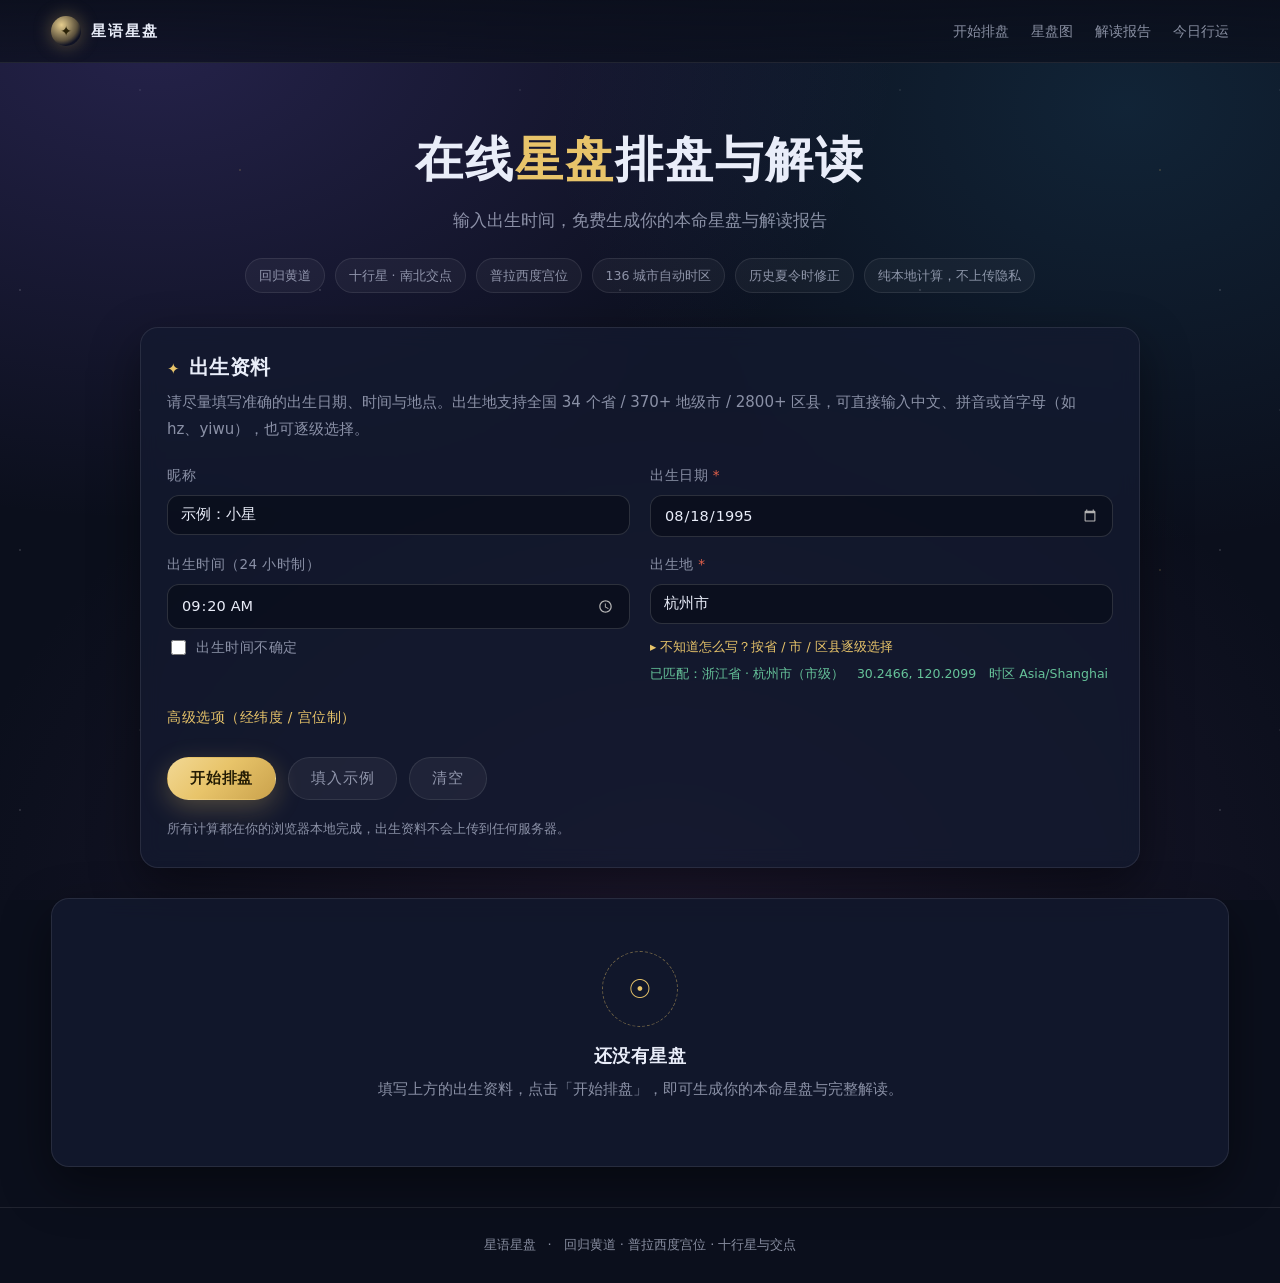
<file: astro-tool/index.html>
<!DOCTYPE html>
<html lang="zh-CN">
<head>
<meta charset="utf-8">
<meta name="viewport" content="width=device-width, initial-scale=1">
<title>星语星盘 · 在线本命盘排盘与解读</title>
<meta name="description" content="免费在线星盘排盘：输入出生时间与地点，自动计算太阳、月亮、上升、十大行星、十二宫位、相位与格局，并生成中文解读报告。">
<meta name="theme-color" content="#0b0f1c">
<link rel="stylesheet" href="styles.css">
</head>
<body>
<div class="starfield" aria-hidden="true"></div>

<header class="site-header">
  <div class="wrap header-inner">
    <a class="logo" href="#top">
      <span class="logo-mark">✦</span>
      <span class="logo-text" data-brand>星语星盘</span>
    </a>
    <nav class="nav">
      <a href="#chartForm">开始排盘</a>
      <a href="#wheelCard">星盘图</a>
      <a href="#readingCard">解读报告</a>
      <a href="#transitCard">今日行运</a>
    </nav>
  </div>
</header>

<main id="top">
  <section class="hero wrap">
    <h1 class="hero-title">在线<span class="gold">星盘</span>排盘与解读</h1>
    <p class="hero-sub" data-slogan>输入出生时间，免费生成你的本命星盘与解读报告</p>
    <div class="badges">
      <span class="badge">回归黄道</span>
      <span class="badge">十行星 · 南北交点</span>
      <span class="badge">普拉西度宫位</span>
      <span class="badge">136 城市自动时区</span>
      <span class="badge">历史夏令时修正</span>
      <span class="badge">纯本地计算，不上传隐私</span>
    </div>
  </section>

  <section class="wrap">
    <form id="chartForm" class="card form-card" autocomplete="off">
      <div class="form-head">
        <h2>出生资料</h2>
        <p class="dim">请尽量填写准确的出生日期、时间与地点。出生地支持全国 34 个省 / 370+ 地级市 / 2800+ 区县，可直接输入中文、拼音或首字母（如 hz、yiwu），也可逐级选择。</p>
      </div>

      <div class="form-grid">
        <div class="field">
          <label for="name">昵称</label>
          <input type="text" id="name" placeholder="例如：小星" maxlength="20">
        </div>
        <div class="field">
          <label for="date">出生日期 <span class="req">*</span></label>
          <input type="date" id="date" min="1800-01-01" max="2100-12-31" required>
        </div>
        <div class="field">
          <label for="time">出生时间（24 小时制）</label>
          <input type="time" id="time" step="60">
          <label class="checkbox"><input type="checkbox" id="unknownTime"> 出生时间不确定</label>
        </div>
        <div class="field">
          <label for="city">出生地 <span class="req">*</span></label>
          <div class="combo">
            <input type="text" id="city" autocomplete="off" spellcheck="false"
                   placeholder="输入省 / 市 / 区县或拼音，如：杭州、潮州、朝阳区、hz、yiwu">
            <div class="suggest hidden" id="citySuggest" role="listbox"></div>
          </div>
          <button type="button" class="link-toggle" id="pickerToggle">▸ 不知道怎么写？按省 / 市 / 区县逐级选择</button>
          <div class="picker hidden" id="cityPicker">
            <select id="provSelect" aria-label="省份"></select>
            <select id="citySelect" aria-label="城市" disabled></select>
            <select id="distSelect" aria-label="区县" disabled></select>
          </div>
          <div class="hint" id="cityHint"></div>
        </div>
      </div>

      <button type="button" class="advanced-toggle" id="advancedToggle">高级选项（经纬度 / 宫位制）</button>
      <div class="advanced" id="advanced">
        <div class="field">
          <label for="zone">时区</label>
          <select id="zone"></select>
        </div>
        <div class="field">
          <label for="lat">纬度（北纬为正）</label>
          <input type="number" id="lat" step="0.0001" placeholder="39.9042">
        </div>
        <div class="field">
          <label for="lon">经度（东经为正）</label>
          <input type="number" id="lon" step="0.0001" placeholder="116.4074">
        </div>
        <div class="field">
          <label for="houseSystem">宫位制</label>
          <select id="houseSystem"></select>
          <div class="hint" id="houseHint"></div>
        </div>
      </div>

      <div class="form-actions">
        <button type="submit" class="btn btn-gold" id="submitBtn">开始排盘</button>
        <button type="button" class="btn btn-ghost" id="exampleBtn">填入示例</button>
        <button type="button" class="btn btn-ghost" id="resetBtn">清空</button>
      </div>
      <div id="history"></div>
      <p class="privacy dim">所有计算都在你的浏览器本地完成，出生资料不会上传到任何服务器。</p>
    </form>
  </section>

  <section class="wrap" id="placeholder">
    <div class="card placeholder-card">
      <div class="ph-ring"></div>
      <h3>还没有星盘</h3>
      <p class="dim">填写上方的出生资料，点击「开始排盘」，即可生成你的本命星盘与完整解读。</p>
    </div>
  </section>

  <section class="wrap hidden" id="results">
    <div class="result-head card">
      <div class="meta" id="metaLine"></div>
      <div class="result-actions">
        <button class="btn btn-act btn-act-image" id="pngBtn">下载星盘图片</button>
        <button class="btn btn-act btn-act-print" id="printBtn">打印 / 存为 PDF</button>
        <button class="btn btn-act btn-act-copy" id="copyReport">复制完整报告</button>
        <button class="btn btn-act btn-act-share" id="copyShare">复制分享文案</button>
      </div>
    </div>
    <div class="warn hidden" id="unknownWarn">⚠ 你选择了「出生时间不确定」，上升星座与全部宫位仅供参考，建议补充准确出生时间后重新排盘。</div>

    <div class="big-three" id="bigThree"></div>

    <div class="card" id="wheelCard">
      <div class="card-head">
        <h2>本命星盘</h2>
        <p class="dim">外圈为黄道十二宫（按元素着色），内侧为宫位分割与相位线。金色实线为上升、中天、下降、天底四轴。</p>
      </div>
      <div class="wheel-wrap">
        <div class="wheel" id="wheel"></div>
        <div class="wheel-legend">
          <div class="legend-block">
            <h4>相位线</h4>
            <ul class="legend-list">
              <li><span class="line" style="background:#e8c46a"></span>合相 0°</li>
              <li><span class="line" style="background:#57a8c4"></span>三分相 120°</li>
              <li><span class="line" style="background:#66c39a"></span>六分相 60°</li>
              <li><span class="line" style="background:#d8834a"></span>四分相 90°</li>
              <li><span class="line" style="background:#e2604a"></span>对冲 180°</li>
              <li><span class="line" style="background:#a97fd0"></span>十二分相 150°</li>
            </ul>
          </div>
          <div class="legend-block">
            <h4>元素</h4>
            <ul class="legend-list">
              <li><span class="dot" style="background:#c8563f"></span>火象</li>
              <li><span class="dot" style="background:#a5764b"></span>土象</li>
              <li><span class="dot" style="background:#4a86b8"></span>风象</li>
              <li><span class="dot" style="background:#2f7f8a"></span>水象</li>
            </ul>
          </div>
          <div class="legend-block">
            <h4>提示</h4>
            <p class="dim small">行星度数后的 ℞ 表示出生时为逆行。相近行星会自动错开显示，避免重叠。</p>
          </div>
        </div>
      </div>
    </div>

    <div class="card">
      <div class="card-head">
        <h2>行星落点</h2>
        <p class="dim">角度精确到分。庙旺落陷为古典尊贵判断，逆行以 ℞ 标注。</p>
      </div>
      <div class="table-scroll"><table class="data-table" id="planetsTable"></table></div>
      <h3 class="sub-title">四轴点</h3>
      <div class="table-scroll"><table class="data-table" id="anglesTable"></table></div>
    </div>

    <div class="card">
      <div class="card-head">
        <h2>十二宫位</h2>
        <p class="dim">宫头星座与宫主星，以及落在该宫内的行星。</p>
      </div>
      <div class="table-scroll"><table class="data-table" id="housesTable"></table></div>
    </div>

    <div class="card">
      <div class="card-head">
        <h2>相位关系</h2>
        <p class="dim">按紧密程度排序。相位容许度：合相/对冲 8°（日月 10°）、四分/三分 7°、六分 5°、十二分 3°。</p>
      </div>
      <div class="table-scroll"><table class="data-table" id="aspectsTable"></table></div>
      <h3 class="sub-title">相位网格</h3>
      <div class="table-scroll"><div id="aspectGrid"></div></div>
    </div>

    <div class="card">
      <div class="card-head">
        <h2>能量分布与格局</h2>
        <p class="dim">元素、模式与半球分布，以及自动识别的星盘格局。</p>
      </div>
      <div class="balance" id="balanceBars"></div>
      <h3 class="sub-title">星盘格局</h3>
      <ul class="pattern-list" id="patternList"></ul>
    </div>

    <div class="card" id="readingCard">
      <div class="card-head">
        <h2>解读报告</h2>
        <p class="dim">点击标题可展开或收起。内容由星盘数据自动生成，用于自我探索参考。</p>
      </div>
      <div id="reading"></div>
    </div>

    <div class="card" id="transitCard">
      <div class="card-head">
        <h2>行运 · 当前天象</h2>
        <p class="dim">行运星与本命星形成紧密相位（1.5° 以内）时列出，可切换日期查看不同时间点。</p>
      </div>
      <div class="transit-bar">
        <label for="transitDate">选择日期</label>
        <input type="date" id="transitDate">
        <span class="dim">当前行运：<span id="transitDateLabel"></span></span>
      </div>
      <h4 class="sub-title">今日行运行星</h4>
      <div class="sky" id="currentSky"></div>
      <h4 class="sub-title">行运提醒</h4>
      <ul class="transit-list" id="transitList"></ul>
    </div>

    <div class="card" id="reportCard">
      <div class="card-head">
        <span class="unlock-badge hidden" id="unlockBadge">🔓 已解锁导出功能</span>
        <h2>付费交付报告（PDF）</h2>
        <p class="dim">一键生成可交付给客户的 A4 多页报告：封面 + 目录 + 六章解读（星盘总览 / 行星宫位 / 相位格局 / 能量平衡 / 未来一年行运 / 附录），带报告编号与专属水印。</p>
      </div>
      <div class="report-settings">
        <div class="field">
          <label for="rpTitle">报告标题</label>
          <input type="text" id="rpTitle" value="深度个人星盘报告" maxlength="24">
        </div>
        <div class="field">
          <label for="rpClient">客户称呼</label>
          <input type="text" id="rpClient" placeholder="默认使用排盘昵称" maxlength="20">
        </div>
        <div class="field">
          <label for="rpAuthor">解读师 / 工作室署名</label>
          <input type="text" id="rpAuthor" maxlength="24">
        </div>
        <div class="field">
          <label for="rpOrder">订单号（可选）</label>
          <input type="text" id="rpOrder" placeholder="例如 20260927001" maxlength="24">
        </div>
        <div class="field">
          <label for="rpWatermark">专属水印（留空则无水印）</label>
          <input type="text" id="rpWatermark" placeholder="例如：仅限 小星 使用" maxlength="30">
        </div>
        <div class="field">
          <label for="rpContact">联系方式（写入附录）</label>
          <input type="text" id="rpContact" maxlength="40">
        </div>
      </div>
      <div class="report-actions">
        <button class="btn btn-gold" id="rpPreviewBtn">生成报告预览</button>
        <button class="btn btn-ghost" id="rpPdfBtn">下载 PDF 文件</button>
        <button class="btn btn-ghost" id="rpPrintBtn">打印 / 存为矢量 PDF</button>
        <button class="btn btn-ghost" id="rpCopyBtn">复制交付话术</button>
      </div>
      <div class="report-status" id="rpStatus"></div>
      <div class="report-preview hidden" id="rpPreview"></div>
    </div>
    <div class="card cta-card" id="ctaCard"></div>

    <div class="card disclaimer-card">
      <h3>免责声明</h3>
      <p class="dim" data-disclaimer>本工具的所有计算与内容仅供自我探索、心理反思与娱乐参考，不构成医疗、法律、投资、婚姻等任何专业建议。请勿将结果用于重大决策依据。</p>
      <p class="dim small">计算说明：采用回归黄道与当日真黄经，宫位支持普拉西度 / 整宫制 / 等分宫位 / 波菲里；行星精度约 1 弧分（太阳、月亮）至 10 弧分（外行星），适用于 1800 - 2100 年。</p>
    </div>
  </section>
</main>

<footer class="site-footer">
  <div class="wrap footer-inner">
    <span data-brand>星语星盘</span>
    <span class="dim">·</span>
    <span class="dim" data-brandnote>回归黄道 · 普拉西度宫位 · 十行星与交点</span>
  </div>
</footer>

<div class="paywall hidden" id="paywall" role="dialog" aria-modal="true" aria-labelledby="payTitle">
  <div class="paywall-backdrop" data-close="1"></div>
  <div class="paywall-box">
    <button class="paywall-close" data-close="1" aria-label="关闭">✕</button>
    <div class="paywall-head">
      <h3 id="payTitle">解锁导出与高清报告</h3>
      <p class="dim" id="paySub">一次解锁，本设备即可下载图片、打印/存为 PDF、复制完整报告</p>
      <div class="pay-price" id="payPrice">¥9.9</div>
    </div>
    <div class="pay-body">
      <div class="pay-steps">
        <div class="pay-step"><span class="step-num">1</span>扫码支付 <b id="payAmount">¥9.9</b></div>
        <div class="pay-qr">
          <div class="qr-tabs" id="qrTabs">
            <button type="button" data-ch="wechat" class="active">微信支付</button>
            <button type="button" data-ch="alipay">支付宝</button>
          </div>
          <div class="qr-box" id="qrBox"></div>
          <div class="qr-tip dim" id="qrTip"></div>
        </div>
        <div class="pay-step"><span class="step-num">2</span>付款后把订单号发给解读师，获取解锁码</div>
        <div class="order-row">
          <code id="payOrderNo">—</code>
          <button type="button" class="btn btn-ghost btn-sm" id="copyOrderNo">复制订单号</button>
        </div>
        <div class="pay-step"><span class="step-num">3</span>输入解锁码，立即解锁</div>
        <div class="code-row">
          <input type="text" id="payCode" placeholder="例如 XYA7-K2M9" autocomplete="off" spellcheck="false">
          <button type="button" class="btn btn-gold" id="payUnlock">解锁</button>
        </div>
        <div class="pay-msg" id="payMsg"></div>
        <div class="pay-poll hidden" id="payPoll"><span class="spinner"></span><span id="payPollText">等待支付结果…</span></div>
      </div>
      <div class="pay-aside">
        <div class="pay-benefits">
          <h4>解锁后可做</h4>
          <ul>
            <li>下载高清星盘图片（PNG）</li>
            <li>打印 / 存为矢量 PDF</li>
            <li>复制完整文字报告</li>
            <li>下载多页 PDF 交付报告</li>
          </ul>
        </div>
        <div class="pay-contact" id="payContact"></div>
        <button type="button" class="link-toggle" id="payReset">已解锁，想重新验证？</button>
      </div>
    </div>
  </div>
</div>
<div class="toast" id="toast"></div>

<div id="printRoot"></div>

<script src="js/ephemeris.js"></script>
<script src="js/astro.js"></script>
<script src="js/interpretations.js"></script>
<script src="js/data.js"></script>
<script src="js/data-cn.js"></script>
<script src="js/place.js"></script>
<script src="js/pay.js"></script>
<script src="js/orders.js"></script>
<script src="js/chart.js"></script>
<script src="js/pdf.js"></script>
<script src="js/report.js"></script>
<script src="js/report-canvas.js"></script>
<script src="js/app.js"></script>
</body>
</html>
</file>
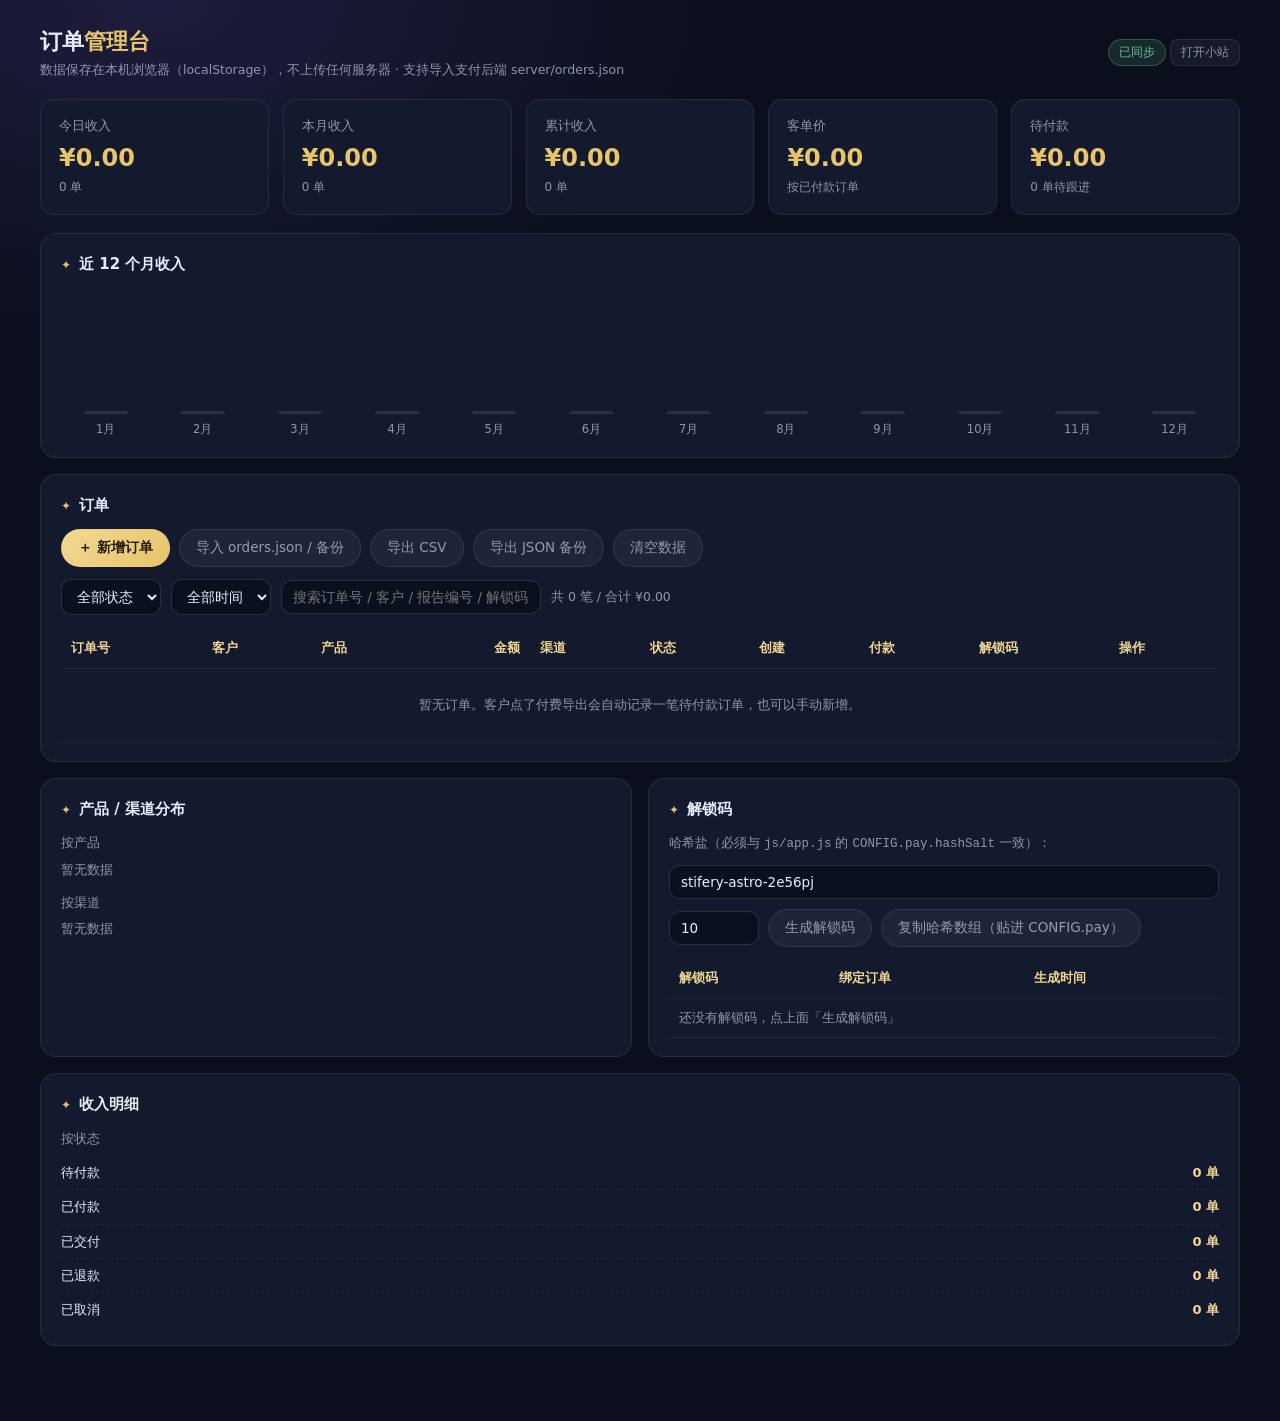
<file: astro-tool/tools/order-dashboard.html>
<!DOCTYPE html>
<html lang="zh-CN">
<head>
<meta charset="utf-8">
<meta name="viewport" content="width=device-width, initial-scale=1">
<title>订单管理台 · 星语星盘</title>
<style>
  :root{--bg:#0b0f1c;--panel:#141a2e;--panel2:#1a2138;--line:rgba(232,196,106,.18);--soft:rgba(255,255,255,.08);
    --gold:#e8c46a;--gold2:#f2d894;--text:#e9edf9;--dim:rgba(226,232,255,.6);--ok:#66c39a;--warn:#e2a45c;--bad:#e2604a;}
  *{box-sizing:border-box;}
  body{margin:0;background:radial-gradient(1000px 600px at 12% 0%,rgba(96,78,180,.22),transparent 60%),var(--bg);
    color:var(--text);font-family:"PingFang SC","Microsoft YaHei",system-ui,sans-serif;font-size:14px;line-height:1.65;}
  .wrap{max-width:1240px;margin:0 auto;padding:24px 20px 60px;}
  header.top{display:flex;flex-wrap:wrap;gap:12px;align-items:center;justify-content:space-between;margin-bottom:18px;}
  h1{font-size:22px;margin:0;}
  h1 span{color:var(--gold);}
  .tagline{font-size:12.5px;color:var(--dim);}
  .pill{display:inline-block;font-size:12px;padding:3px 10px;border-radius:999px;background:rgba(102,195,154,.15);color:var(--ok);border:1px solid rgba(102,195,154,.3);}
  .cards{display:grid;grid-template-columns:repeat(5,1fr);gap:14px;margin-bottom:18px;}
  .kpi{background:var(--panel);border:1px solid var(--soft);border-radius:14px;padding:16px 18px;}
  .kpi .k{font-size:12.5px;color:var(--dim);}
  .kpi .v{font-size:24px;font-weight:700;color:var(--gold);font-variant-numeric:tabular-nums;margin-top:2px;}
  .kpi .s{font-size:12px;color:var(--dim);}
  .panel{background:var(--panel);border:1px solid var(--soft);border-radius:16px;padding:18px 20px;margin-bottom:16px;}
  .panel h3{font-size:15px;margin:0 0 12px;}
  .panel h3::before{content:"✦";color:var(--gold);margin-right:8px;font-size:12px;}
  .toolbar{display:flex;flex-wrap:wrap;gap:9px;align-items:center;}
  button{font-family:inherit;font-size:13.5px;padding:9px 16px;border-radius:999px;cursor:pointer;border:1px solid var(--soft);
    background:rgba(255,255,255,.05);color:var(--dim);}
  button:hover{color:var(--gold);border-color:var(--line);}
  button.primary{background:linear-gradient(135deg,#f2d894,#e8c46a);color:#241c05;font-weight:700;border-color:transparent;}
  button.mini{padding:4px 10px;font-size:12px;border-radius:8px;}
  input,select,textarea{font-family:inherit;font-size:13.5px;padding:8px 11px;border-radius:10px;border:1px solid rgba(255,255,255,.13);
    background:rgba(9,13,26,.72);color:var(--text);}
  input:focus,select:focus,textarea:focus{outline:none;border-color:rgba(232,196,106,.55);}
  .filters{display:flex;flex-wrap:wrap;gap:10px;align-items:center;margin:12px 0 14px;}
  table{width:100%;border-collapse:collapse;font-size:13px;}
  th,td{padding:9px 10px;border-bottom:1px solid rgba(255,255,255,.06);text-align:left;vertical-align:middle;}
  th{color:var(--gold2);font-size:12.5px;font-weight:600;white-space:nowrap;}
  tbody tr:hover{background:rgba(232,196,106,.05);}
  .mono{font-family:ui-monospace,Consolas,monospace;letter-spacing:.5px;}
  .status{font-size:12px;padding:2px 9px;border-radius:999px;white-space:nowrap;}
  .st-pending{background:rgba(226,164,92,.16);color:var(--warn);}
  .st-paid{background:rgba(102,195,154,.16);color:var(--ok);}
  .st-delivered{background:rgba(127,154,208,.18);color:#a8bdf0;}
  .st-refunded,.st-cancelled{background:rgba(226,96,74,.16);color:var(--bad);}
  .muted{color:var(--dim);font-size:12.5px;}
  .right{text-align:right;}
  .chart{display:flex;align-items:flex-end;gap:8px;height:150px;padding-top:10px;}
  .bar-col{flex:1;display:flex;flex-direction:column;justify-content:flex-end;align-items:center;gap:6px;height:100%;}
  .bar{width:100%;max-width:44px;background:linear-gradient(180deg,#f2d894,#caa24c);border-radius:6px 6px 0 0;min-height:2px;}
  .bar.dim{background:rgba(255,255,255,.10);}
  .bar-label{font-size:11.5px;color:var(--dim);}
  .bar-val{font-size:11px;color:var(--gold);font-variant-numeric:tabular-nums;}
  .grid2{display:grid;grid-template-columns:1fr 1fr;gap:16px;}
  .kv{display:flex;justify-content:space-between;font-size:13px;padding:6px 0;border-bottom:1px dashed rgba(255,255,255,.06);}
  .kv:last-child{border-bottom:none;}
  .kv b{color:var(--gold2);font-weight:600;}
  .warnbar{background:rgba(226,164,92,.12);border:1px solid rgba(226,164,92,.32);color:var(--warn);
    border-radius:12px;padding:10px 14px;font-size:13px;margin-bottom:14px;display:flex;gap:12px;flex-wrap:wrap;align-items:center;}
  .modal{position:fixed;inset:0;background:rgba(4,7,15,.72);display:flex;align-items:center;justify-content:center;z-index:99;padding:18px;}
  .modal .box{background:linear-gradient(160deg,#161d34,#111629);border:1px solid var(--line);border-radius:18px;padding:22px;width:min(560px,96vw);}
  .modal h3{margin-top:0;}
  .form-grid{display:grid;grid-template-columns:1fr 1fr;gap:12px;}
  .form-grid label{display:block;font-size:12.5px;color:var(--dim);margin-bottom:4px;}
  .form-grid input,.form-grid select{width:100%;}
  .hidden{display:none !important;}
  textarea{width:100%;min-height:90px;font-family:ui-monospace,Consolas,monospace;font-size:12px;}
  .toast{position:fixed;left:50%;bottom:26px;transform:translate(-50%,16px);background:#1a2138;border:1px solid var(--line);
    color:var(--text);padding:11px 20px;border-radius:999px;font-size:13.5px;opacity:0;transition:.25s;pointer-events:none;z-index:200;}
  .toast.show{opacity:1;transform:translate(-50%,0);}
  @media (max-width:1000px){.cards{grid-template-columns:repeat(2,1fr);}.grid2{grid-template-columns:1fr;}}
  @media (max-width:640px){.cards{grid-template-columns:1fr;}.form-grid{grid-template-columns:1fr;}table{font-size:12px;}}
</style>
</head>
<body>
<div class="wrap">
  <header class="top">
    <div>
      <h1>订单<span>管理台</span></h1>
      <div class="tagline">数据保存在本机浏览器（localStorage），不上传任何服务器 · 支持导入支付后端 server/orders.json</div>
    </div>
    <div>
      <span class="pill" id="syncPill">已同步</span>
      <button class="mini" id="openSite">打开小站</button>
    </div>
  </header>

  <div class="cards" id="kpis"></div>

  <div class="panel">
    <h3>近 12 个月收入</h3>
    <div class="chart" id="monthChart"></div>
  </div>

  <div class="panel">
    <h3>订单</h3>
    <div class="toolbar">
      <button class="primary" id="addOrder">＋ 新增订单</button>
      <button id="importBtn">导入 orders.json / 备份</button>
      <button id="exportCsv">导出 CSV</button>
      <button id="exportJson">导出 JSON 备份</button>
      <button id="clearAll">清空数据</button>
      <input type="file" id="fileInput" accept=".json,.csv" class="hidden">
    </div>
    <div class="filters">
      <select id="fStatus">
        <option value="all">全部状态</option>
        <option value="pending">待付款</option>
        <option value="paid">已付款</option>
        <option value="delivered">已交付</option>
        <option value="refunded">已退款</option>
        <option value="cancelled">已取消</option>
      </select>
      <select id="fRange">
        <option value="all">全部时间</option>
        <option value="today">今天</option>
        <option value="week">近 7 天</option>
        <option value="month">本月</option>
        <option value="90">近 90 天</option>
      </select>
      <input type="text" id="fKeyword" placeholder="搜索订单号 / 客户 / 报告编号 / 解锁码" style="min-width:260px">
      <span class="muted" id="listInfo"></span>
    </div>
    <div style="overflow-x:auto;">
      <table>
        <thead><tr>
          <th>订单号</th><th>客户</th><th>产品</th><th class="right">金额</th><th>渠道</th><th>状态</th>
          <th>创建</th><th>付款</th><th>解锁码</th><th>操作</th>
        </tr></thead>
        <tbody id="orderRows"></tbody>
      </table>
    </div>
  </div>

  <div class="grid2">
    <div class="panel">
      <h3>产品 / 渠道分布</h3>
      <div id="distProduct"></div>
      <div style="height:12px"></div>
      <div id="distChannel"></div>
    </div>
    <div class="panel">
      <h3>解锁码</h3>
      <div class="warnbar hidden" id="codeWarn"></div>
      <div class="muted" style="margin-bottom:10px;">
        哈希盐（必须与 <code>js/app.js</code> 的 <code>CONFIG.pay.hashSalt</code> 一致）：
      </div>
      <input type="text" id="salt" style="width:100%;margin-bottom:10px;">
      <div class="toolbar">
        <input type="number" id="genCount" value="10" min="1" max="200" style="width:90px">
        <button id="genCodes">生成解锁码</button>
        <button id="copyNewHashes">复制哈希数组（贴进 CONFIG.pay）</button>
      </div>
      <div style="margin-top:12px;max-height:240px;overflow:auto;">
        <table><thead><tr><th>解锁码</th><th>绑定订单</th><th>生成时间</th></tr></thead><tbody id="codeRows"></tbody></table>
      </div>
    </div>
  </div>

  <div class="panel">
    <h3>收入明细</h3>
    <div id="distStatus"></div>
  </div>
</div>

<div class="modal hidden" id="orderModal">
  <div class="box">
    <h3 id="modalTitle">新增订单</h3>
    <div class="form-grid">
      <div><label>订单号（留空自动生成）</label><input type="text" id="mOrderNo" placeholder="自动生成"></div>
      <div><label>客户称呼</label><input type="text" id="mCustomer" placeholder="如：小星"></div>
      <div><label>产品</label>
        <select id="mProduct">
          <option>解锁导出</option><option>深度PDF报告</option><option>关系合盘</option>
          <option>年度推运</option><option>月度陪跑</option><option>其他</option>
        </select>
      </div>
      <div><label>金额（元）</label><input type="number" id="mAmount" value="9.9" step="0.01"></div>
      <div><label>渠道</label>
        <select id="mChannel"><option value="wechat">微信</option><option value="alipay">支付宝</option><option value="other">其他</option><option value="free">赠送</option></select>
      </div>
      <div><label>状态</label>
        <select id="mStatus"><option value="pending">待付款</option><option value="paid">已付款</option><option value="delivered">已交付</option><option value="refunded">已退款</option><option value="cancelled">已取消</option></select>
      </div>
      <div style="grid-column:1/-1;"><label>备注</label><input type="text" id="mNote" placeholder="可选"></div>
    </div>
    <div class="toolbar" style="margin-top:16px;justify-content:flex-end;">
      <button id="modalCancel">取消</button>
      <button class="primary" id="modalSave">保存</button>
    </div>
  </div>
</div>

<div class="toast" id="toast"></div>

<script src="../js/pay.js"></script>
<script src="../js/orders.js"></script>
<script>
(function () {
  var P = window.AstroPay, O = window.AstroOrders;
  var CFG_KEY = 'astro_admin_cfg_v1', CODE_KEY = 'astro_codes_v1';
  var editingNo = null;

  function $(s) { return document.querySelector(s); }
  function esc(s) { return String(s === undefined || s === null ? '' : s).replace(/&/g, '&amp;').replace(/</g, '&lt;').replace(/>/g, '&gt;').replace(/"/g, '&quot;'); }
  function money(n) { return '¥' + Number(n || 0).toFixed(2); }
  function store() { try { return localStorage; } catch (e) { return null; } }
  function loadCfg() {
    try { return JSON.parse(store().getItem(CFG_KEY) || '{}'); } catch (e) { return {}; }
  }
  function saveCfg() {
    var c = loadCfg();
    c.salt = $('#salt').value.trim();
    try { store().setItem(CFG_KEY, JSON.stringify(c)); } catch (e) {}
  }
  function loadCodes() {
    try { var c = JSON.parse(store().getItem(CODE_KEY) || '{}'); return c.codes || []; } catch (e) { return []; }
  }
  function saveCodes(codes, salt) {
    try { store().setItem(CODE_KEY, JSON.stringify({ salt: salt, codes: codes })); } catch (e) {}
  }

  var toastTimer = null;
  function toast(msg) {
    var el = $('#toast');
    el.textContent = msg;
    el.classList.add('show');
    clearTimeout(toastTimer);
    toastTimer = setTimeout(function () { el.classList.remove('show'); }, 2400);
  }
  function copy(text, msg) {
    var done = function () { toast(msg || '已复制'); };
    if (navigator.clipboard && navigator.clipboard.writeText) {
      navigator.clipboard.writeText(text).then(done, function () { fallback(text, done); });
    } else { fallback(text, done); }
  }
  function fallback(text, done) {
    var ta = document.createElement('textarea');
    ta.value = text; ta.style.position = 'fixed'; ta.style.opacity = '0';
    document.body.appendChild(ta); ta.select();
    try { document.execCommand('copy'); done(); } catch (e) { toast('复制失败'); }
    document.body.removeChild(ta);
  }

  /* ---------- 渲染 ---------- */
  function currentFilter() {
    var f = { status: $('#fStatus').value, keyword: $('#fKeyword').value.trim() };
    var range = $('#fRange').value;
    var d = new Date();
    if (range === 'today') { d.setHours(0, 0, 0, 0); f.from = d.toISOString(); }
    else if (range === 'week') { d.setDate(d.getDate() - 7); f.from = d.toISOString(); }
    else if (range === 'month') { f.from = new Date(d.getFullYear(), d.getMonth(), 1).toISOString(); }
    else if (range === '90') { d.setDate(d.getDate() - 90); f.from = d.toISOString(); }
    return f;
  }

  function render() {
    var s = O.stats();
    var rows = O.list(currentFilter());
    var cfg = O.CHANNEL_TEXT;

    $('#kpis').innerHTML = [
      ['今日收入', money(s.today.amount), s.today.count + ' 单'],
      ['本月收入', money(s.month.amount), s.month.count + ' 单'],
      ['累计收入', money(s.total.amount), s.total.count + ' 单'],
      ['客单价', money(s.avg), '按已付款订单'],
      ['待付款', money(s.pending.amount), s.pending.count + ' 单待跟进']
    ].map(function (k) {
      return '<div class="kpi"><div class="k">' + k[0] + '</div><div class="v">' + k[1] + '</div><div class="s">' + k[2] + '</div></div>';
    }).join('');

    // 近 12 个月柱状图
    var max = Math.max.apply(null, s.byMonth.map(function (m) { return m.amount; }).concat([1]));
    $('#monthChart').innerHTML = s.byMonth.map(function (m) {
      var h = Math.round(m.amount / max * 100);
      var cls = m.amount > 0 ? 'bar' : 'bar dim';
      return '<div class="bar-col"><div class="bar-val">' + (m.amount > 0 ? '¥' + m.amount.toFixed(0) : '') + '</div>' +
        '<div class="' + cls + '" style="height:' + Math.max(h, 2) + '%"></div>' +
        '<div class="bar-label">' + m.label + '</div></div>';
    }).join('');

    $('#listInfo').textContent = '共 ' + rows.length + ' 笔 / 合计 ' + money(rows.filter(function (o) { return O.REVENUE_STATUS[o.status]; })
      .reduce(function (a, o) { return a + o.amount; }, 0));

    $('#orderRows').innerHTML = rows.length ? rows.map(function (o) {
      var canPay = o.status === 'pending';
      var canDeliver = o.status === 'paid';
      return '<tr>' +
        '<td class="mono">' + esc(o.orderNo) + '</td>' +
        '<td>' + esc(o.customer || '—') + '<div class="muted">' + esc(o.reportNo || '') + '</div></td>' +
        '<td>' + esc(o.product) + '</td>' +
        '<td class="right mono">' + money(o.amount) + '</td>' +
        '<td>' + esc(cfg[o.channel] || o.channel) + '</td>' +
        '<td><span class="status st-' + o.status + '">' + (O.STATUS_TEXT[o.status] || o.status) + '</span></td>' +
        '<td class="muted">' + fmtTime(o.createdAt) + '</td>' +
        '<td class="muted">' + (o.paidAt ? fmtTime(o.paidAt) : '—') + '</td>' +
        '<td>' + (o.code ? '<span class="mono">' + esc(o.code) + '</span> <button class="mini" data-act="copycode" data-no="' + esc(o.orderNo) + '">复制</button>' : '<button class="mini" data-act="gencode" data-no="' + esc(o.orderNo) + '">生成码</button>') + '</td>' +
        '<td style="white-space:nowrap;">' +
          (canPay ? '<button class="mini" data-act="paid" data-no="' + esc(o.orderNo) + '">标记已付款</button> ' : '') +
          (canDeliver ? '<button class="mini" data-act="delivered" data-no="' + esc(o.orderNo) + '">标记已交付</button> ' : '') +
          '<button class="mini" data-act="edit" data-no="' + esc(o.orderNo) + '">编辑</button> ' +
          '<button class="mini" data-act="del" data-no="' + esc(o.orderNo) + '">删除</button>' +
        '</td></tr>';
    }).join('') : '<tr><td colspan="10" class="muted" style="padding:26px;text-align:center;">暂无订单。客户点了付费导出会自动记录一笔待付款订单，也可以手动新增。</td></tr>';

    // 分布
    function distRows(obj, labelMap) {
      var keys = Object.keys(obj);
      if (!keys.length) { return '<div class="muted">暂无数据</div>'; }
      var max = Math.max.apply(null, keys.map(function (k) { return obj[k].amount; }).concat([1]));
      return keys.sort(function (a, b) { return obj[b].amount - obj[a].amount; }).map(function (k) {
        var v = obj[k];
        return '<div class="kv"><span>' + esc((labelMap && labelMap[k]) || k) + ' <span class="muted">' + v.count + ' 单</span></span>' +
          '<b>' + money(v.amount) + '</b></div>' +
          '<div style="height:6px;background:rgba(255,255,255,.06);border-radius:4px;margin-bottom:8px;overflow:hidden;">' +
          '<div style="height:100%;width:' + Math.round(v.amount / max * 100) + '%;background:linear-gradient(90deg,#f2d894,#caa24c);"></div></div>';
      }).join('');
    }
    $('#distProduct').innerHTML = '<div class="muted" style="margin-bottom:6px;">按产品</div>' + distRows(s.byProduct);
    $('#distChannel').innerHTML = '<div class="muted" style="margin-bottom:6px;">按渠道</div>' + distRows(s.byChannel, cfg);
    $('#distStatus').innerHTML = '<div class="muted" style="margin-bottom:6px;">按状态</div>' +
      Object.keys(O.STATUS_TEXT).map(function (k) {
        return '<div class="kv"><span>' + O.STATUS_TEXT[k] + '</span><b>' + (s.byStatus[k] || 0) + ' 单</b></div>';
      }).join('');

    renderCodes();
    updateSyncPill();
  }

  function fmtTime(iso) {
    if (!iso) { return '—'; }
    var d = new Date(iso);
    if (isNaN(d.getTime())) { return '—'; }
    var p = function (n) { return (n < 10 ? '0' : '') + n; };
    return (d.getMonth() + 1) + '/' + p(d.getDate()) + ' ' + p(d.getHours()) + ':' + p(d.getMinutes());
  }

  function renderCodes() {
    var codes = loadCodes();
    $('#codeRows').innerHTML = codes.length ? codes.slice().reverse().map(function (c) {
      return '<tr><td class="mono">' + esc(c.code) + ' <button class="mini" data-copy="' + esc(c.code) + '">复制</button></td>' +
        '<td class="muted">' + esc(c.orderNo || '—') + '</td><td class="muted">' + fmtTime(c.createdAt) + '</td></tr>';
    }).join('') : '<tr><td colspan="3" class="muted">还没有解锁码，点上面「生成解锁码」</td></tr>';
    $('#codeRows').querySelectorAll('[data-copy]').forEach(function (b) {
      b.addEventListener('click', function () { copy(b.getAttribute('data-copy'), '解锁码已复制，发给客户即可'); });
    });
  }

  /* 提示：有多少新生成的码还没同步到网站配置 */
  function updateSyncPill() {
    var codes = loadCodes();
    var cfgState = loadCfg();
    var pending = codes.filter(function (c) { return !cfgState.exported || cfgState.exported < c.createdAt; }).length;
    var pill = $('#syncPill');
    if (pending > 0) {
      pill.textContent = pending + ' 个新解锁码待同步到网站配置';
      pill.style.background = 'rgba(226,164,92,.16)';
      pill.style.color = 'var(--warn)';
      pill.style.borderColor = 'rgba(226,164,92,.35)';
      $('#codeWarn').classList.remove('hidden');
      $('#codeWarn').innerHTML = '有 <b>' + pending + '</b> 个新解锁码还没写进 <code>js/app.js</code> 的 <code>CONFIG.pay.unlockHashes</code>。' +
        '点「复制哈希数组」粘贴进去后，再点 <button class="mini" id="markSynced">标记已同步</button>';
      var btn = $('#markSynced');
      if (btn) { btn.addEventListener('click', function () { var c = loadCfg(); c.exported = new Date().toISOString(); try { store().setItem(CFG_KEY, JSON.stringify(c)); } catch (e) {} render(); }); }
    } else {
      pill.textContent = '已同步';
      pill.style.background = 'rgba(102,195,154,.15)';
      pill.style.color = 'var(--ok)';
      pill.style.borderColor = 'rgba(102,195,154,.3)';
      $('#codeWarn').classList.add('hidden');
    }
  }

  /* ---------- 事件 ---------- */
  $('#addOrder').addEventListener('click', function () {
    editingNo = null;
    $('#modalTitle').textContent = '新增订单';
    $('#mOrderNo').value = P.makeOrderNo();
    $('#mCustomer').value = '';
    $('#mAmount').value = '9.9';
    $('#mStatus').value = 'paid';
    $('#mNote').value = '';
    $('#orderModal').classList.remove('hidden');
  });
  $('#modalCancel').addEventListener('click', function () { $('#orderModal').classList.add('hidden'); });
  $('#modalSave').addEventListener('click', function () {
    var data = {
      orderNo: $('#mOrderNo').value.trim() || P.makeOrderNo(),
      customer: $('#mCustomer').value.trim(),
      product: $('#mProduct').value,
      amount: parseFloat($('#mAmount').value) || 0,
      channel: $('#mChannel').value,
      note: $('#mNote').value.trim()
    };
    var status = $('#mStatus').value;
    if (editingNo) {
      O.update(editingNo, data);
      O.update(editingNo, { status: status, paidAt: (status === 'paid' || status === 'delivered') ? (O.get(editingNo).paidAt || new Date().toISOString()) : O.get(editingNo).paidAt });
      toast('订单已更新');
    } else {
      data.status = status;
      if (status === 'paid' || status === 'delivered') { data.paidAt = new Date().toISOString(); }
      O.add(data);
      toast('订单已保存');
    }
    $('#orderModal').classList.add('hidden');
    render();
  });

  $('#orderRows').addEventListener('click', function (e) {
    var btn = e.target.closest ? e.target.closest('[data-act]') : null;
    if (!btn) { return; }
    var act = btn.getAttribute('data-act'), no = btn.getAttribute('data-no');
    var order = O.get(no);
    if (!order) { return; }
    if (act === 'paid') { O.markPaid(no, { channel: order.channel }); toast('已标记为已付款'); }
    else if (act === 'delivered') { O.markDelivered(no); toast('已标记为已交付'); }
    else if (act === 'gencode') {
      var code = genOne(order);
      toast('解锁码 ' + code + ' 已生成并复制，发给客户即可');
    } else if (act === 'copycode') { copy(order.code, '解锁码已复制'); return; }
    else if (act === 'del') { if (confirm('确定删除订单 ' + no + ' ？')) { O.remove(no); toast('已删除'); } }
    else if (act === 'edit') {
      editingNo = no;
      $('#modalTitle').textContent = '编辑订单 ' + no;
      $('#mOrderNo').value = order.orderNo;
      $('#mCustomer').value = order.customer;
      $('#mProduct').value = order.product;
      $('#mAmount').value = order.amount;
      $('#mChannel').value = order.channel;
      $('#mStatus').value = order.status;
      $('#mNote').value = order.note;
      $('#orderModal').classList.remove('hidden');
      return;
    }
    render();
  });

  /* 生成一个解锁码并绑定订单 */
  function genOne(order) {
    saveCfg();
    var salt = $('#salt').value.trim();
    P.configure({ hashSalt: salt });
    var code = P.normalizeCode(rand(4) + '-' + rand(4));
    var codes = loadCodes();
    codes.push({ code: code, hash: P.hashToolCode(code), createdAt: new Date().toISOString(), orderNo: order.orderNo });
    saveCodes(codes, salt);
    O.update(order.orderNo, { code: code, codeSentAt: new Date().toISOString() });
    try { copy(code); } catch (e) {}
    updateSyncPill();
    return code;
  }
  function rand(n) {
    var s = 'ABCDEFGHJKLMNPQRSTUVWXYZ23456789', out = '';
    for (var i = 0; i < n; i++) { out += s[Math.floor(Math.random() * s.length)]; }
    return out;
  }

  $('#genCodes').addEventListener('click', function () {
    var salt = $('#salt').value.trim();
    saveCfg();
    P.configure({ hashSalt: salt });
    var n = Math.max(1, Math.min(200, parseInt($('#genCount').value, 10) || 10));
    var codes = loadCodes();
    for (var i = 0; i < n; i++) {
      var c = P.normalizeCode(rand(4) + '-' + rand(4));
      codes.push({ code: c, hash: P.hashToolCode(c), createdAt: new Date().toISOString(), orderNo: '' });
    }
    saveCodes(codes, salt);
    toast('已生成 ' + n + ' 个解锁码');
    render();
  });
  $('#copyNewHashes').addEventListener('click', function () {
    var codes = loadCodes();
    if (!codes.length) { toast('还没有解锁码'); return; }
    var arr = '[\n  "' + codes.map(function (c) { return c.hash; }).join('",\n  "') + '"\n]';
    copy(arr, '哈希数组已复制，粘贴到 CONFIG.pay.unlockHashes');
  });

  $('#exportCsv').addEventListener('click', function () { download(O.toCSV(), 'orders-' + stamp() + '.csv', 'text/csv'); });
  $('#exportJson').addEventListener('click', function () { download(O.toJSON(), 'orders-backup-' + stamp() + '.json', 'application/json'); });
  $('#importBtn').addEventListener('click', function () { $('#fileInput').click(); });
  $('#fileInput').addEventListener('change', function (e) {
    var f = e.target.files[0];
    if (!f) { return; }
    var reader = new FileReader();
    reader.onload = function () {
      try {
        var r = O.importData(String(reader.result));
        toast('导入完成：新增 ' + r.added + ' 笔，更新 ' + r.updated + ' 笔');
        render();
      } catch (err) { toast('导入失败：' + err.message); }
    };
    reader.readAsText(f, 'utf-8');
    e.target.value = '';
  });
  $('#clearAll').addEventListener('click', function () {
    if (confirm('确定清空本机全部订单数据？（建议先导出 JSON 备份）')) { O.clear(); render(); toast('已清空'); }
  });
  ['fStatus', 'fRange'].forEach(function (id) { $('#' + id).addEventListener('change', render); });
  $('#fKeyword').addEventListener('input', render);
  $('#salt').addEventListener('change', function () { saveCfg(); toast('盐值已保存'); });
  $('#openSite').addEventListener('click', function () { window.open('../index.html', '_blank'); });

  function download(text, filename, mime) {
    var blob = new Blob(['\ufeff' + text], { type: (mime || 'text/plain') + ';charset=utf-8' });
    var a = document.createElement('a');
    a.href = URL.createObjectURL(blob);
    a.download = filename;
    document.body.appendChild(a); a.click(); document.body.removeChild(a);
  }
  function stamp() { var d = new Date(); return '' + d.getFullYear() + ('0' + (d.getMonth() + 1)).slice(-2) + ('0' + d.getDate()).slice(-2); }

  /* 初始化 */
  var cfg = loadCfg();
  $('#salt').value = cfg.salt || 'stifery-astro-2e56pj';
  render();
})();
</script>
</body>
</html>
</file>
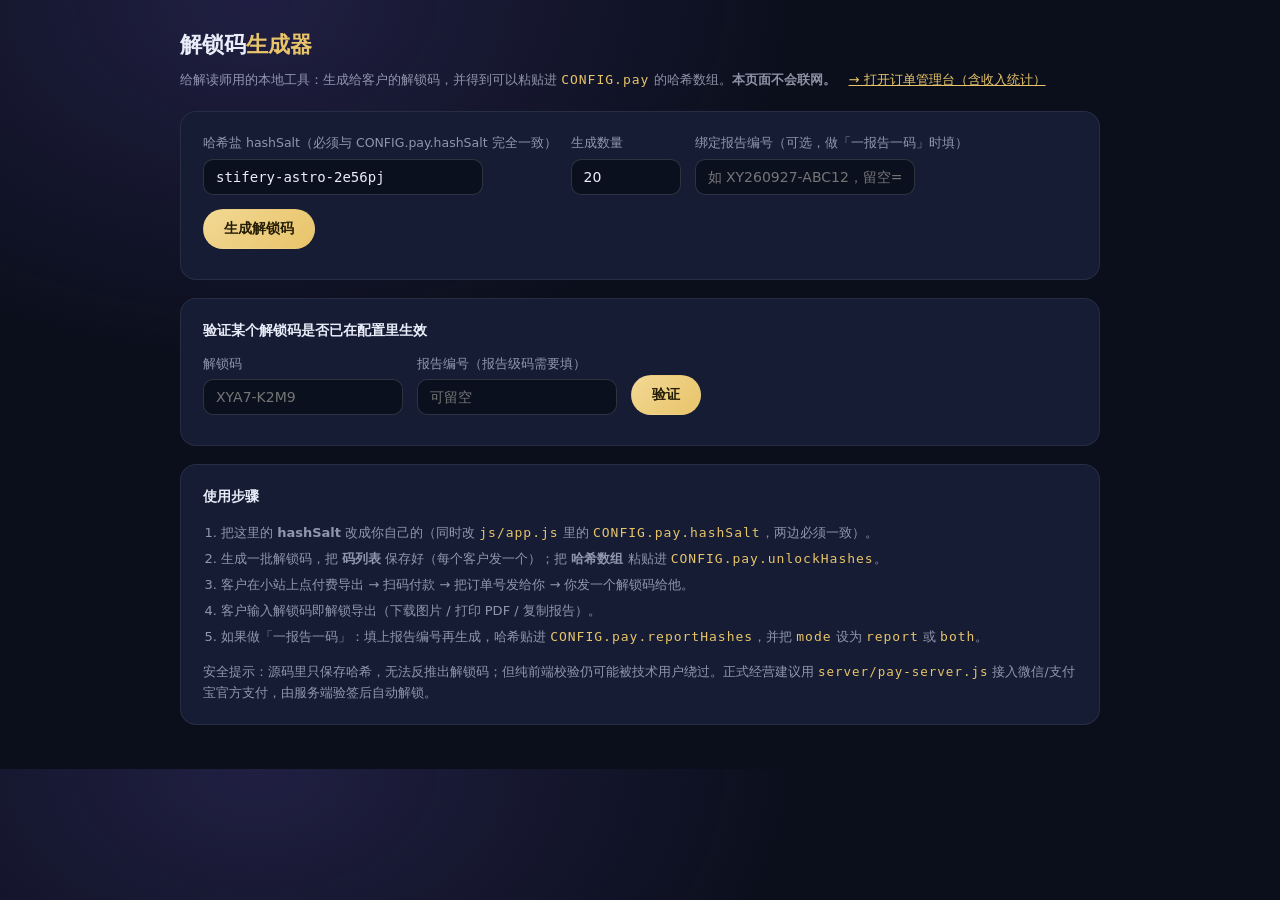
<file: astro-tool/tools/unlock-codegen.html>
<!DOCTYPE html>
<html lang="zh-CN">
<head>
<meta charset="utf-8">
<meta name="viewport" content="width=device-width, initial-scale=1">
<title>解锁码生成器 · 星语星盘</title>
<style>
  :root{--bg:#0b0f1c;--panel:#151c33;--line:rgba(232,196,106,.22);--gold:#e8c46a;--text:#e9edf9;--dim:rgba(226,232,255,.6);}
  *{box-sizing:border-box;}
  body{margin:0;background:radial-gradient(900px 600px at 20% 0%,rgba(96,78,180,.25),transparent 60%),var(--bg);
    color:var(--text);font-family:"PingFang SC","Microsoft YaHei",system-ui,sans-serif;font-size:14px;line-height:1.7;padding:26px;}
  .wrap{max-width:920px;margin:0 auto;}
  h1{font-size:22px;margin:0 0 6px;}
  h1 span{color:var(--gold);}
  .sub{color:var(--dim);font-size:13px;margin-bottom:20px;}
  .card{background:var(--panel);border:1px solid rgba(255,255,255,.08);border-radius:16px;padding:20px 22px;margin-bottom:18px;}
  .row{display:flex;flex-wrap:wrap;gap:14px;align-items:flex-end;}
  label{display:block;font-size:12.5px;color:var(--dim);margin-bottom:5px;}
  input,select{padding:9px 12px;border-radius:10px;border:1px solid rgba(255,255,255,.14);background:rgba(9,13,26,.75);
    color:var(--text);font-size:14px;font-family:inherit;}
  input[type=number]{width:110px;}
  #salt{width:280px;font-family:ui-monospace,Consolas,monospace;}
  #reportNo{width:220px;}
  button{padding:10px 20px;border-radius:999px;border:1px solid transparent;cursor:pointer;font-size:14px;font-family:inherit;
    background:linear-gradient(135deg,#f2d894,#e8c46a);color:#241c05;font-weight:700;}
  button.ghost{background:rgba(255,255,255,.06);color:var(--dim);border-color:rgba(255,255,255,.12);font-weight:400;}
  button:hover{filter:brightness(1.06);}
  .warn{color:#e2a45c;font-size:12.5px;}
  table{width:100%;border-collapse:collapse;font-size:13.5px;margin-top:6px;}
  th,td{padding:8px 10px;border-bottom:1px solid rgba(255,255,255,.07);text-align:left;}
  th{color:var(--gold);font-weight:600;font-size:12.5px;}
  code,.mono{font-family:ui-monospace,Consolas,monospace;letter-spacing:1px;color:var(--gold);}
  textarea{width:100%;min-height:120px;padding:12px;border-radius:10px;border:1px solid rgba(255,255,255,.14);
    background:rgba(9,13,26,.75);color:var(--text);font-family:ui-monospace,Consolas,monospace;font-size:12.5px;line-height:1.6;}
  .hint{color:var(--dim);font-size:12.5px;}
  .ok{color:#66c39a;} .bad{color:#e2604a;}
  .steps{color:var(--dim);font-size:13px;padding-left:18px;}
  .steps li{margin-bottom:4px;}
</style>
</head>
<body>
<div class="wrap">
  <h1>解锁码<span>生成器</span></h1>
  <div class="sub">给解读师用的本地工具：生成给客户的解锁码，并得到可以粘贴进 <code>CONFIG.pay</code> 的哈希数组。<b>本页面不会联网。</b>　<a href="order-dashboard.html" style="color:#e8c46a">→ 打开订单管理台（含收入统计）</a></div>

  <div class="card">
    <div class="row">
      <div>
        <label>哈希盐 hashSalt（必须与 CONFIG.pay.hashSalt 完全一致）</label>
        <input type="text" id="salt" value="stifery-astro-2e56pj">
      </div>
      <div>
        <label>生成数量</label>
        <input type="number" id="count" value="20" min="1" max="500">
      </div>
      <div>
        <label>绑定报告编号（可选，做「一报告一码」时填）</label>
        <input type="text" id="reportNo" placeholder="如 XY260927-ABC12，留空=通用码">
      </div>
      <button id="gen">生成解锁码</button>
    </div>
    <div class="warn" id="saltWarn" style="margin-top:10px;"></div>
  </div>

  <div class="card" id="resultCard" style="display:none;">
    <div class="row" style="justify-content:space-between;align-items:center;">
      <div><b>① 发给客户的解锁码</b> <span class="hint">（一码一用，发出后在表格里标注一下）</span></div>
      <div>
        <button class="ghost" id="copyCodes">复制码列表</button>
        <button class="ghost" id="downloadCsv">下载 CSV</button>
      </div>
    </div>
    <table id="codeTable"></table>

    <div style="margin-top:20px;">
      <div class="row" style="justify-content:space-between;align-items:center;">
        <div><b>② 粘贴到 CONFIG.pay 的哈希数组</b></div>
        <button class="ghost" id="copyHashes">复制哈希数组</button>
      </div>
      <textarea id="hashOut" readonly></textarea>
      <div class="hint" id="pasteHint"></div>
    </div>
  </div>

  <div class="card">
    <b>验证某个解锁码是否已在配置里生效</b>
    <div class="row" style="margin-top:10px;">
      <div><label>解锁码</label><input type="text" id="verifyCode" placeholder="XYA7-K2M9"></div>
      <div><label>报告编号（报告级码需要填）</label><input type="text" id="verifyReportNo" placeholder="可留空"></div>
      <button id="doVerify">验证</button>
    </div>
    <div id="verifyMsg" class="hint" style="margin-top:10px;"></div>
  </div>

  <div class="card">
    <b>使用步骤</b>
    <ol class="steps">
      <li>把这里的 <b>hashSalt</b> 改成你自己的（同时改 <code>js/app.js</code> 里的 <code>CONFIG.pay.hashSalt</code>，两边必须一致）。</li>
      <li>生成一批解锁码，把 <b>码列表</b> 保存好（每个客户发一个）；把 <b>哈希数组</b> 粘贴进 <code>CONFIG.pay.unlockHashes</code>。</li>
      <li>客户在小站上点付费导出 → 扫码付款 → 把订单号发给你 → 你发一个解锁码给他。</li>
      <li>客户输入解锁码即解锁导出（下载图片 / 打印 PDF / 复制报告）。</li>
      <li>如果做「一报告一码」：填上报告编号再生成，哈希贴进 <code>CONFIG.pay.reportHashes</code>，并把 <code>mode</code> 设为 <code>report</code> 或 <code>both</code>。</li>
    </ol>
    <div class="hint">安全提示：源码里只保存哈希，无法反推出解锁码；但纯前端校验仍可能被技术用户绕过。正式经营建议用 <code>server/pay-server.js</code> 接入微信/支付宝官方支付，由服务端验签后自动解锁。</div>
  </div>
</div>

<script src="../js/pay.js"></script>
<script>
(function () {
  var P = window.AstroPay;
  var CHARS = 'ABCDEFGHJKLMNPQRSTUVWXYZ23456789';
  var codes = [], hashes = [], boundReport = '', boundSalt = '';

  function rand(n) {
    var s = '';
    for (var i = 0; i < n; i++) { s += CHARS[Math.floor(Math.random() * CHARS.length)]; }
    return s;
  }
  function makeCode() { return rand(4) + '-' + rand(4); }

  function checkSalt() {
    var salt = document.getElementById('salt').value.trim();
    document.getElementById('saltWarn').textContent = (salt === 'xingyu-astro-2026-change-me')
      ? '⚠ 你还在用默认盐值，正式上线前请改成自己的，并同步修改 js/app.js。'
      : '';
  }
  document.getElementById('salt').addEventListener('input', checkSalt);
  checkSalt();

  document.getElementById('gen').addEventListener('click', function () {
    var salt = document.getElementById('salt').value.trim();
    var count = Math.max(1, Math.min(500, parseInt(document.getElementById('count').value, 10) || 20));
    boundReport = document.getElementById('reportNo').value.trim();
    boundSalt = salt;
    P.configure({ hashSalt: salt, unlockHashes: [], reportHashes: [] });
    codes = []; hashes = [];
    var seen = {};
    for (var i = 0; i < count; i++) {
      var c;
      do { c = makeCode(); } while (seen[c]);
      seen[c] = 1;
      codes.push(c);
      hashes.push(boundReport ? P.hashReportCode(c, boundReport) : P.hashToolCode(c));
    }
    render();
  });

  function render() {
    var t = '<tr><th>#</th><th>解锁码</th><th>对应哈希（供核对）</th></tr>';
    codes.forEach(function (c, i) {
      t += '<tr><td>' + (i + 1) + '</td><td><code>' + c + '</code></td><td class="hint" style="font-family:ui-monospace,monospace">' + hashes[i].slice(0, 16) + '…</td></tr>';
    });
    document.getElementById('codeTable').innerHTML = t;
    document.getElementById('resultCard').style.display = 'block';
    var arr = JSON.stringify(hashes, null, 0).replace(/","/g, '",\n    "').replace('["', '[\n    "').replace('"]', '"\n  ]');
    document.getElementById('hashOut').value = arr;
    document.getElementById('pasteHint').innerHTML = boundReport
      ? ('这是<b>报告级</b>解锁码，请粘贴到 <code>CONFIG.pay.reportHashes</code>，并把 <code>mode</code> 设为 <code>report</code> 或 <code>both</code>（绑定报告：' + boundReport + '）')
      : '请粘贴到 <code>CONFIG.pay.unlockHashes</code>（通用解锁码，一次购买永久解锁本设备）';
  }

  document.getElementById('copyCodes').addEventListener('click', function () {
    copy(codes.join('\n'), '已复制 ' + codes.length + ' 个解锁码');
  });
  document.getElementById('copyHashes').addEventListener('click', function () {
    copy(document.getElementById('hashOut').value, '已复制哈希数组，粘贴到 CONFIG.pay 即可');
  });
  document.getElementById('downloadCsv').addEventListener('click', function () {
    var csv = 'code,hash\n' + codes.map(function (c, i) { return c + ',' + hashes[i]; }).join('\n');
    var blob = new Blob(['\ufeff' + csv], { type: 'text/csv;charset=utf-8' });
    var a = document.createElement('a');
    a.href = URL.createObjectURL(blob);
    a.download = 'unlock-codes' + (boundReport ? '-' + boundReport : '') + '.csv';
    document.body.appendChild(a); a.click(); document.body.removeChild(a);
  });

  document.getElementById('doVerify').addEventListener('click', function () {
    var code = document.getElementById('verifyCode').value.trim();
    var rep = document.getElementById('verifyReportNo').value.trim();
    var salt = document.getElementById('salt').value.trim();
    P.configure({ hashSalt: salt });
    var r = P.selfCheck(code, rep || null);
    var inCurrent = (boundSalt === salt) && (codes.indexOf(P.normalizeCode(code)) >= 0 || codes.indexOf(code) >= 0);
    document.getElementById('verifyMsg').innerHTML =
      '归一化：<code>' + r.code + '</code><br>' +
      '工具级哈希：<code>' + r.toolHash + '</code><br>' +
      (rep ? ('报告级哈希：<code>' + r.reportHash + '</code><br>') : '') +
      '本次生成的列表里' + (inCurrent ? '<span class="ok">包含</span>' : '<span class="bad">不包含</span>') + '该码<br>' +
      '<span class="hint">（要确认线上配置是否生效，请把码和哈希填进 CONFIG.pay 后，在网站上点「解锁」试一次）</span>';
  });

  function copy(text, msg) {
    var done = function () { alert(msg || '已复制'); };
    if (navigator.clipboard && navigator.clipboard.writeText) {
      navigator.clipboard.writeText(text).then(done, function () { fallback(text, done); });
    } else { fallback(text, done); }
  }
  function fallback(text, done) {
    var ta = document.createElement('textarea');
    ta.value = text; ta.style.position = 'fixed'; ta.style.opacity = '0';
    document.body.appendChild(ta); ta.select();
    try { document.execCommand('copy'); done(); } catch (e) { alert('复制失败，请手动选择'); }
    document.body.removeChild(ta);
  }
})();
</script>
</body>
</html>
</file>
<file: astro-tool/styles.css>
/* ============================================================
   星语星盘 — 样式表
   ============================================================ */
:root{
  --bg:#0b0f1c;
  --bg-2:#111730;
  --panel:rgba(20,26,48,.78);
  --panel-2:rgba(28,35,62,.72);
  --line:rgba(232,196,106,.18);
  --line-soft:rgba(255,255,255,.09);
  --gold:#e8c46a;
  --gold-2:#f2d894;
  --text:#e9edf9;
  --dim:rgba(226,232,255,.58);
  --dim-2:rgba(226,232,255,.38);
  --fire:#c8563f; --earth:#a5764b; --air:#4a86b8; --water:#2f7f8a;
  --ok:#66c39a; --warn:#e2a45c; --bad:#e2604a;
  --radius:18px;
  --radius-sm:12px;
  --shadow:0 18px 50px rgba(0,0,0,.45);
  --font:"PingFang SC","Hiragino Sans GB","Microsoft YaHei","Noto Sans SC","Source Han Sans SC",
         system-ui,-apple-system,"Segoe UI",Roboto,Helvetica,Arial,sans-serif;
  --font-symbol:"Segoe UI Symbol","Apple Symbols","Noto Sans Symbols 2",var(--font);
}
*{box-sizing:border-box;}
html{scroll-behavior:smooth;}
body{
  margin:0;background:var(--bg);color:var(--text);font-family:var(--font);
  font-size:15px;line-height:1.75;-webkit-font-smoothing:antialiased;
}
.starfield{
  position:fixed;inset:0;z-index:-1;pointer-events:none;
  background:
    radial-gradient(1200px 780px at 12% 4%, rgba(96,78,180,.30), transparent 62%),
    radial-gradient(900px 680px at 88% 12%, rgba(38,110,150,.22), transparent 64%),
    radial-gradient(1100px 900px at 52% 104%, rgba(122,70,140,.18), transparent 66%),
    var(--bg);
}
.starfield::after{
  content:"";position:absolute;inset:0;opacity:.75;
  background-image:
    radial-gradient(1px 1px at 20px 30px, rgba(255,255,255,.55), transparent),
    radial-gradient(1px 1px at 140px 90px, rgba(255,255,255,.32), transparent),
    radial-gradient(1.4px 1.4px at 240px 170px, rgba(232,196,106,.45), transparent),
    radial-gradient(1px 1px at 320px 60px, rgba(255,255,255,.28), transparent);
  background-size:300px 260px,380px 320px,460px 400px,520px 440px;
}
.wrap{width:min(1180px,92vw);margin:0 auto;}
.hidden{display:none !important;}
.dim{color:var(--dim);}
.small{font-size:13px;}
.gold{color:var(--gold);}
.num{font-variant-numeric:tabular-nums;}
h1,h2,h3,h4{line-height:1.35;margin:0 0 .4em;font-weight:700;letter-spacing:.4px;}
p{margin:0 0 .8em;}

/* ---------- 顶栏 ---------- */
.site-header{
  position:sticky;top:0;z-index:50;backdrop-filter:blur(14px);
  background:linear-gradient(180deg,rgba(11,15,28,.92),rgba(11,15,28,.72));
  border-bottom:1px solid var(--line-soft);
}
.header-inner{display:flex;align-items:center;justify-content:space-between;height:62px;gap:18px;}
.logo{display:flex;align-items:center;gap:10px;text-decoration:none;color:var(--text);}
.logo-mark{
  width:30px;height:30px;border-radius:50%;display:grid;place-items:center;
  background:radial-gradient(circle at 35% 30%,rgba(242,216,148,.95),rgba(232,196,106,.35) 55%,transparent 72%);
  color:#2a2208;font-size:14px;box-shadow:0 0 18px rgba(232,196,106,.35);
}
.logo-text{font-weight:700;letter-spacing:2px;}
.nav{display:flex;gap:22px;font-size:14px;}
.nav a{color:var(--dim);text-decoration:none;transition:color .2s;}
.nav a:hover{color:var(--gold);}

/* ---------- Hero ---------- */
.hero{padding:64px 0 34px;text-align:center;}
.hero-title{font-size:clamp(28px,4.4vw,48px);letter-spacing:2px;margin-bottom:14px;}
.hero-sub{color:var(--dim);font-size:clamp(14px,1.6vw,17px);max-width:640px;margin:0 auto 22px;}
.badges{display:flex;flex-wrap:wrap;gap:10px;justify-content:center;}
.badge{
  font-size:12.5px;color:var(--dim);padding:6px 13px;border-radius:999px;
  border:1px solid var(--line-soft);background:rgba(255,255,255,.04);
}

/* ---------- 卡片 ---------- */
.card{
  background:var(--panel);border:1px solid var(--line-soft);border-radius:var(--radius);
  padding:26px 26px 28px;margin-bottom:22px;box-shadow:var(--shadow);
  backdrop-filter:blur(10px);
}
.card-head{margin-bottom:18px;}
.card-head h2{font-size:20px;margin-bottom:6px;}
.card-head h2::before{content:"✦";color:var(--gold);margin-right:9px;font-size:15px;}
.card-head p{font-size:13.5px;margin:0;}
.sub-title{font-size:15px;color:var(--gold-2);margin:26px 0 12px;}
.sub-title::before{content:"—";color:var(--dim-2);margin-right:8px;}

/* ---------- 表单 ---------- */
.form-card{max-width:1000px;margin:0 auto 30px;}
.form-head{margin-bottom:22px;}
.form-head h2{font-size:20px;}
.form-head h2::before{content:"✦";color:var(--gold);margin-right:9px;font-size:15px;}
.form-grid{display:grid;grid-template-columns:repeat(2,1fr);gap:16px 20px;}
.field{display:flex;flex-direction:column;gap:7px;min-width:0;}
.field label{font-size:13.5px;color:var(--dim);letter-spacing:.5px;}
.field label .req{color:var(--bad);}
input[type=text],input[type=date],input[type=time],input[type=number],select{
  width:100%;padding:11px 13px;border-radius:var(--radius-sm);
  border:1px solid rgba(255,255,255,.14);background:rgba(9,13,26,.72);color:var(--text);
  font-family:var(--font);font-size:14.5px;transition:border-color .2s,box-shadow .2s;
}
input:focus,select:focus{outline:none;border-color:rgba(232,196,106,.6);box-shadow:0 0 0 3px rgba(232,196,106,.12);}
input::placeholder{color:rgba(226,232,255,.28);}
input[type=date]::-webkit-calendar-picker-indicator,input[type=time]::-webkit-calendar-picker-indicator{filter:invert(.7);}
.checkbox{display:flex;align-items:center;gap:7px;font-size:13px;color:var(--dim);cursor:pointer;font-weight:400;}
.checkbox input{width:15px;height:15px;accent-color:var(--gold);}
.field.disabled{opacity:.45;}
.hint{font-size:12.5px;color:var(--dim-2);min-height:16px;}
.hint.ok{color:var(--ok);}
.hint.warn{color:var(--warn);}
.advanced-toggle{
  margin-top:18px;background:none;border:none;color:var(--gold);cursor:pointer;
  font-size:13.5px;font-family:var(--font);padding:6px 0;letter-spacing:.5px;
}
.advanced-toggle:hover{color:var(--gold-2);}
.advanced{display:none;grid-template-columns:repeat(2,1fr);gap:16px 20px;margin-top:14px;padding-top:18px;border-top:1px dashed var(--line-soft);}
.advanced.open{display:grid;}
.form-actions{display:flex;flex-wrap:wrap;gap:12px;margin-top:24px;}
.privacy{font-size:12.5px;margin:16px 0 0;}
#history{margin-top:18px;}
.history-title{font-size:12.5px;color:var(--dim);margin-bottom:8px;}
.history-list{display:flex;flex-wrap:wrap;gap:8px;}
.chip{
  background:rgba(255,255,255,.05);border:1px solid var(--line-soft);color:var(--dim);
  border-radius:999px;padding:5px 13px;font-size:12.5px;cursor:pointer;font-family:var(--font);
  transition:.2s;
}
.chip:hover{color:var(--gold);border-color:var(--line);}

/* ---------- 按钮 ---------- */
.btn{
  font-family:var(--font);font-size:14.5px;padding:11px 22px;border-radius:999px;
  cursor:pointer;letter-spacing:.8px;border:1px solid transparent;transition:.2s;
}
.btn:disabled{opacity:.55;cursor:not-allowed;}
.btn-gold{
  background:linear-gradient(135deg,#f2d894,#e8c46a 45%,#caa24c);color:#241c05;font-weight:700;
  box-shadow:0 8px 26px rgba(232,196,106,.28);
}
.btn-gold:hover:not(:disabled){transform:translateY(-1px);box-shadow:0 12px 30px rgba(232,196,106,.38);}
.btn-ghost{background:rgba(255,255,255,.05);border-color:var(--line-soft);color:var(--dim);}
.btn-ghost:hover{color:var(--gold);border-color:var(--line);background:rgba(232,196,106,.08);}

/* ---------- 占位 ---------- */
.placeholder-card{text-align:center;padding:52px 26px;}
.ph-ring{
  width:76px;height:76px;margin:0 auto 18px;border-radius:50%;
  border:1.5px dashed rgba(232,196,106,.45);position:relative;
  animation:spin 26s linear infinite;
}
.ph-ring::after{
  content:"☉";position:absolute;inset:0;display:grid;place-items:center;
  font-family:var(--font-symbol);font-size:26px;color:var(--gold);
}
@keyframes spin{to{transform:rotate(360deg);}}

/* ---------- 结果头 ---------- */
.result-head{display:flex;justify-content:space-between;align-items:center;gap:16px;flex-wrap:wrap;padding:16px 22px;}
.meta{font-size:14px;color:var(--text);}
.meta::before{content:"◆";color:var(--gold);margin-right:9px;font-size:12px;}
.result-actions{display:flex;flex-wrap:wrap;gap:9px;}
.result-actions .btn{padding:8px 15px;font-size:13px;}
.warn{
  background:rgba(226,164,92,.12);border:1px solid rgba(226,164,92,.35);color:var(--warn);
  border-radius:var(--radius-sm);padding:13px 18px;margin-bottom:20px;font-size:13.5px;
}

/* ---------- 三大主星 ---------- */
.big-three{display:grid;grid-template-columns:repeat(3,1fr);gap:18px;margin-bottom:22px;}
.big-card{
  background:var(--panel);border:1px solid var(--line-soft);border-radius:var(--radius);
  padding:22px;position:relative;overflow:hidden;box-shadow:var(--shadow);
}
.big-card::before{content:"";position:absolute;inset:0 0 auto;height:3px;background:var(--gold);opacity:.7;}
.big-card.sun::before{background:linear-gradient(90deg,#f2d894,#e8a94a);}
.big-card.moon::before{background:linear-gradient(90deg,#cfd8f5,#8fa4d8);}
.big-card.asc::before{background:linear-gradient(90deg,#9f7fd0,#5d8fc0);}
.big-glyph{
  font-family:var(--font-symbol);font-size:26px;color:var(--gold);margin-bottom:6px;
  text-shadow:0 0 16px rgba(232,196,106,.45);
}
.big-title{font-size:18px;font-weight:700;margin-bottom:4px;}
.big-sub{font-size:12.5px;color:var(--dim);margin-bottom:12px;}
.big-body{font-size:13.8px;color:rgba(233,237,249,.86);}

/* ---------- 星盘 ---------- */
.wheel-wrap{display:grid;grid-template-columns:minmax(0,1.35fr) minmax(180px,.65fr);gap:26px;align-items:start;}
.wheel{position:relative;aspect-ratio:1/1;max-width:720px;width:100%;margin:0 auto;}
.wheel svg{display:block;filter:drop-shadow(0 12px 40px rgba(0,0,0,.5));}
.wheel-legend{display:flex;flex-direction:column;gap:20px;}
.legend-block h4{font-size:13px;color:var(--gold-2);margin-bottom:9px;letter-spacing:1px;}
.legend-list{list-style:none;margin:0;padding:0;display:flex;flex-direction:column;gap:7px;font-size:13px;color:var(--dim);}
.legend-list li{display:flex;align-items:center;gap:9px;}
.legend-list .line{width:22px;height:2.5px;border-radius:2px;display:inline-block;}
.legend-list .dot{width:10px;height:10px;border-radius:50%;display:inline-block;}

/* ---------- 表格 ---------- */
.table-scroll{overflow-x:auto;border-radius:var(--radius-sm);border:1px solid var(--line-soft);}
.data-table{width:100%;border-collapse:collapse;font-size:13.8px;min-width:620px;}
.data-table th,.data-table td{padding:10px 13px;text-align:left;border-bottom:1px solid rgba(255,255,255,.06);white-space:nowrap;}
.data-table thead th{
  position:sticky;top:0;background:rgba(15,20,38,.96);color:var(--gold-2);font-size:12.5px;
  letter-spacing:1px;font-weight:600;
}
.data-table tbody tr:hover{background:rgba(232,196,106,.06);}
.data-table tbody tr:last-child td{border-bottom:none;}
.c-planet .glyph{font-family:var(--font-symbol);font-size:16px;margin-right:8px;color:var(--gold);}
.glyph-sm{font-family:var(--font-symbol);margin-right:4px;color:var(--gold);}
.tag{display:inline-block;font-size:11.5px;padding:2px 8px;border-radius:999px;margin-right:5px;border:1px solid transparent;}
.tag-rx{background:rgba(226,164,92,.14);color:var(--warn);border-color:rgba(226,164,92,.3);}
.tag-dig{background:rgba(232,196,106,.14);color:var(--gold);border-color:var(--line);}
.tag-exact{background:rgba(102,195,154,.14);color:var(--ok);border-color:rgba(102,195,154,.3);}
tr.nature-挑战 td:nth-child(5){color:var(--bad);}
tr.nature-和谐 td:nth-child(5){color:var(--ok);}
tr.nature-调整 td:nth-child(5){color:#a97fd0;}

/* 相位网格 */
.grid-table{border-collapse:collapse;font-family:var(--font-symbol);font-size:14px;}
.grid-table th,.grid-table td{
  width:30px;height:30px;text-align:center;border:1px solid rgba(255,255,255,.07);
  color:var(--dim);font-size:13px;
}
.grid-table th{color:var(--gold);background:rgba(15,20,38,.7);}
.grid-empty{background:rgba(255,255,255,.02);}
.grid-conjunction{background:rgba(232,196,106,.22);color:#f2d894;}
.grid-opposition{background:rgba(226,96,74,.22);color:#ff9c8a;}
.grid-square{background:rgba(216,131,74,.22);color:#f0b083;}
.grid-trine{background:rgba(87,168,196,.22);color:#8ecfe6;}
.grid-sextile{background:rgba(102,195,154,.22);color:#9be3bf;}
.grid-quincunx{background:rgba(169,127,208,.22);color:#c8a8ea;}

/* ---------- 平衡条 ---------- */
.balance{display:grid;grid-template-columns:repeat(3,1fr);gap:26px;}
.bar-col h4{font-size:13px;color:var(--gold-2);margin-bottom:12px;letter-spacing:1px;}
.bar-row{display:flex;align-items:center;gap:10px;margin-bottom:9px;font-size:13px;color:var(--dim);}
.bar-label{width:64px;flex:none;}
.bar-track{flex:1;height:7px;border-radius:999px;background:rgba(255,255,255,.07);overflow:hidden;}
.bar-fill{display:block;height:100%;border-radius:999px;transition:width .6s ease;}
.bar-num{width:26px;text-align:right;flex:none;font-variant-numeric:tabular-nums;color:var(--text);}
.pattern-list{list-style:none;padding:0;margin:0;display:flex;flex-direction:column;gap:10px;font-size:13.8px;}
.pattern-list li{padding:12px 16px;border-radius:var(--radius-sm);background:rgba(255,255,255,.035);border-left:3px solid var(--gold);}
.pattern-list b{color:var(--gold-2);}

/* ---------- 解读 ---------- */
.read-block{margin-bottom:28px;}
.read-block h3{font-size:16px;color:var(--gold-2);padding-left:14px;position:relative;}
.read-block h3::before{content:"";position:absolute;left:0;top:.45em;width:6px;height:14px;border-radius:2px;background:var(--gold);}
.read-items{display:flex;flex-direction:column;gap:9px;}
.read-item{
  border:1px solid var(--line-soft);border-radius:var(--radius-sm);background:rgba(255,255,255,.028);
  overflow:hidden;
}
.read-item summary{
  cursor:pointer;padding:13px 17px;display:flex;flex-wrap:wrap;gap:10px;align-items:baseline;
  list-style:none;transition:background .2s;
}
.read-item summary::-webkit-details-marker{display:none;}
.read-item summary::after{content:"＋";margin-left:auto;color:var(--dim-2);font-size:14px;}
.read-item[open] summary::after{content:"－";color:var(--gold);}
.read-item summary:hover{background:rgba(232,196,106,.07);}
.ri-title{font-weight:600;font-size:14.5px;}
.ri-sub{font-size:12.5px;color:var(--dim);}
.read-item p{padding:0 17px 15px;margin:0;font-size:14px;color:rgba(233,237,249,.82);}

/* ---------- 行运 ---------- */
.transit-bar{display:flex;flex-wrap:wrap;align-items:center;gap:12px;margin-bottom:16px;font-size:13.5px;color:var(--dim);}
.transit-bar input{padding:8px 12px;width:auto;}
.sky{display:flex;flex-wrap:wrap;gap:14px;font-family:var(--font-symbol);font-size:21px;color:var(--gold);align-items:baseline;}
.sky .dim{font-family:var(--font);font-size:11.5px;margin-left:2px;}
.transit-list{list-style:none;padding:0;margin:0;display:flex;flex-direction:column;gap:12px;font-size:13.8px;}
.transit-list li{padding:13px 17px;border-radius:var(--radius-sm);background:rgba(255,255,255,.035);border-left:3px solid #7f9ad0;}
.transit-list b{color:var(--gold-2);}

/* ---------- CTA ---------- */
.cta-card{
  background:linear-gradient(135deg,rgba(232,196,106,.14),rgba(122,70,140,.16)),var(--panel);
  border-color:var(--line);
}
.cta-inner{display:grid;grid-template-columns:minmax(0,1.6fr) minmax(200px,.9fr);gap:26px;align-items:center;}
.cta-left h3{font-size:19px;color:var(--gold-2);}
.cta-left ul{margin:12px 0 0;padding-left:20px;color:var(--dim);font-size:13.8px;}
.cta-left li{margin-bottom:5px;}
.cta-right{
  text-align:center;background:rgba(9,13,26,.5);border:1px dashed var(--line);
  border-radius:var(--radius-sm);padding:20px 18px;
}
.qr{width:132px;height:132px;border-radius:12px;margin:0 auto 12px;display:block;background:#fff;padding:6px;object-fit:contain;}
.contact-label{font-size:12.5px;color:var(--dim);letter-spacing:1px;}
.contact-value{
  font-size:20px;font-weight:700;color:var(--gold);letter-spacing:1.5px;margin:6px 0 14px;
  font-variant-numeric:tabular-nums;word-break:break-all;
}
.contact-tip{font-size:12px;color:var(--dim-2);margin-top:11px;}
.disclaimer-card h3{font-size:15px;color:var(--dim);}
.disclaimer-card p{font-size:13px;margin-bottom:6px;}

/* ---------- 页脚 / 提示 ---------- */
.site-footer{border-top:1px solid var(--line-soft);margin-top:40px;padding:26px 0;}
.footer-inner{display:flex;gap:12px;align-items:center;justify-content:center;font-size:13px;color:var(--dim);}
.toast{
  position:fixed;left:50%;bottom:34px;transform:translate(-50%,20px);
  background:rgba(20,26,48,.96);border:1px solid var(--line);color:var(--text);
  padding:12px 22px;border-radius:999px;font-size:13.5px;opacity:0;pointer-events:none;
  transition:.28s;z-index:200;box-shadow:var(--shadow);max-width:86vw;text-align:center;
}
.toast.show{opacity:1;transform:translate(-50%,0);}
.toast.warn{border-color:rgba(226,164,92,.6);color:var(--warn);}

/* ---------- 响应式 ---------- */
@media (max-width:960px){
  .wheel-wrap{grid-template-columns:1fr;}
  .wheel-legend{flex-direction:row;flex-wrap:wrap;gap:22px;}
  .big-three{grid-template-columns:1fr;}
  .balance{grid-template-columns:1fr;gap:20px;}
  .cta-inner{grid-template-columns:1fr;}
}
@media (max-width:640px){
  .wrap{width:94vw;}
  .nav{display:none;}
  .hero{padding:38px 0 22px;}
  .card{padding:19px 16px 22px;}
  .form-grid,.advanced{grid-template-columns:1fr;}
  .form-actions .btn{flex:1;text-align:center;}
  .result-actions{width:100%;}
  .result-actions .btn{flex:1;}
  .data-table{font-size:13px;}
}


/* ============================================================
   付费报告（A4 页面）
   ============================================================ */
.report-settings{display:grid;grid-template-columns:repeat(2,1fr);gap:14px 18px;margin-bottom:18px;}
.report-actions{display:flex;flex-wrap:wrap;gap:10px;}
.report-actions .btn{padding:10px 18px;font-size:14px;}
.report-status{margin-top:14px;font-size:13px;color:var(--dim);}
.report-status b{color:var(--gold);}
#rpPreview{margin-top:22px;max-height:80vh;overflow:auto;background:#0a0d17;border:1px solid var(--line-soft);border-radius:var(--radius);padding:22px 12px;}
.rp-scale{transform-origin:top center;}

.a4-page{
  position:relative;width:210mm;min-height:297mm;padding:15mm 14mm;margin:0 auto 20px;
  background:#fff;color:#1d2334;font-size:10.6pt;line-height:1.72;
  box-shadow:0 12px 40px rgba(0,0,0,.5);overflow:hidden;
}
.a4-page:last-child{margin-bottom:0;}
.a4-page .page-head{display:flex;justify-content:space-between;align-items:baseline;
  font-size:8.2pt;color:#9aa0ab;letter-spacing:.6px;border-bottom:1px solid #e9e6de;padding-bottom:5px;margin-bottom:12mm;}
.a4-page .page-foot{position:absolute;left:14mm;right:14mm;bottom:8mm;font-size:8pt;color:#a9afb9;
  border-top:1px solid #eeebe4;padding-top:4px;}
.a4-page h3{font-size:12.4pt;color:#1d2334;margin:6.5mm 0 2.6mm;padding-left:9px;position:relative;line-height:1.5;}
.a4-page h3::before{content:"";position:absolute;left:0;top:.34em;width:3.4px;height:1.05em;background:#b98a2e;border-radius:2px;}
.a4-page p{margin:0 0 3.2mm;text-align:justify;}
.a4-page .lead{font-size:11.4pt;color:#3a4152;background:#f8f7f3;border-left:3px solid #b98a2e;
  padding:4.5mm 5mm;border-radius:3px;margin-bottom:5mm;}
.a4-page .meta-line{font-size:9pt;color:#6b7280;margin:-1mm 0 3mm;letter-spacing:.3px;}
.a4-page .rep-list{margin:0 0 4mm;padding-left:0;list-style:none;}
.a4-page .rep-list li{position:relative;padding-left:16px;margin-bottom:2.6mm;font-size:10.4pt;}
.a4-page .rep-list li::before{content:"";position:absolute;left:2px;top:.62em;width:5px;height:5px;border-radius:50%;background:#b98a2e;}

.a4-page .chapter-head{display:flex;align-items:center;gap:16px;margin-bottom:9mm;border-bottom:2px solid #b98a2e;padding-bottom:5mm;}
.chapter-num{display:inline-flex;align-items:center;justify-content:center;width:17mm;height:17mm;border-radius:4mm;
  background:#f6efdd;color:#b98a2e;font-size:16pt;font-weight:700;letter-spacing:1px;}
.chapter-title{font-size:17pt;color:#141a28;margin:0;letter-spacing:.5px;}
.toc-title{font-size:17pt;color:#141a28;margin:0 0 4mm;}
.toc-note{margin-top:8mm;font-size:9.4pt;color:#6b7280;background:#f8f7f3;padding:4mm 5mm;border-radius:3px;}
.a4-page .toc{list-style:none;margin:0;padding:0;}
.a4-page .toc li{display:flex;align-items:center;gap:14px;padding:3.6mm 0;border-bottom:1px solid #efede7;font-size:11.4pt;}
.toc-num{color:#b98a2e;font-weight:700;font-size:10.4pt;min-width:22px;}
.toc-name{color:#1d2334;font-weight:600;}

.a4-page .kv{display:grid;gap:3mm;margin:4mm 0 6mm;}
.kv-item{background:#fbfaf7;border-radius:3px;padding:2.6mm 3.4mm;}
.kv-k{display:block;font-size:8.6pt;color:#8b919c;margin-bottom:.6mm;}
.kv-v{display:block;font-size:10.4pt;font-weight:600;color:#1d2334;}

.a4-page .cards3{display:grid;grid-template-columns:repeat(3,1fr);gap:4mm;margin:4mm 0 6mm;}
.card3{background:#fbfaf7;border-top:3px solid #b98a2e;border-radius:3px;padding:4mm 4mm 4.6mm;}
.c3-glyph{font-size:16pt;color:#b98a2e;line-height:1.2;}
.c3-title{font-size:10.6pt;font-weight:700;margin:1mm 0 .6mm;}
.c3-sub{font-size:8.6pt;color:#8b919c;margin-bottom:2.4mm;}
.c3-body{font-size:9.2pt;color:#3a4152;line-height:1.66;}

.a4-page .rep-table{width:100%;border-collapse:collapse;margin:3mm 0 6mm;font-size:9.2pt;}
.a4-page .rep-table.small{font-size:8.6pt;}
.a4-page .rep-table th{background:#f2efe6;color:#6a5426;text-align:left;padding:2.4mm 2.6mm;font-weight:600;
  border-bottom:1px solid #ddd8ca;}
.a4-page .rep-table td{padding:2.2mm 2.6mm;border-bottom:1px solid #efede7;color:#2c3446;}
.a4-page .rep-table tbody tr:nth-child(even){background:#fbfaf7;}

.a4-page .callout{background:#fdf8ec;border-left:3.4px solid #b98a2e;border-radius:3px;padding:4.6mm 5mm;margin:4mm 0 6mm;}
.a4-page .callout b{display:block;font-size:10.6pt;color:#1d2334;margin-bottom:1.6mm;}
.a4-page .callout p{margin:0;font-size:9.8pt;color:#3a4152;}
.a4-page .callout.dark{background:#161c2c;border-left-color:#b98a2e;}
.a4-page .callout.dark b{color:#f3e6c6;}
.a4-page .callout.dark p{color:#cfd6e6;}

.a4-page .rep-wheel{margin:4mm auto 6mm;max-width:150mm;}
.a4-page .rep-wheel svg{width:100%;height:auto;display:block;}

.a4-page .wm{position:absolute;left:50%;top:50%;transform:translate(-50%,-50%) rotate(-30deg);
  font-size:44pt;font-weight:700;color:rgba(29,35,52,.055);white-space:nowrap;pointer-events:none;letter-spacing:6px;}

/* 封面 */
.a4-page.cover{padding:12mm 12mm;background:#fff;}
.cover-frame{position:relative;height:100%;min-height:268mm;border:2px solid #efe3c8;border-radius:4px;padding:16mm 12mm 12mm;display:flex;flex-direction:column;align-items:center;}
.cover-frame::after{content:"";position:absolute;inset:4mm;border:1px solid #f2ece0;border-radius:3px;pointer-events:none;}
.cover-brand{font-size:11pt;color:#b98a2e;letter-spacing:3px;font-weight:600;}
.cover-en{font-size:7.6pt;color:#c3bbaa;letter-spacing:4px;margin-top:2mm;}
.cover-title{font-size:26pt;color:#141a28;margin:14mm 0 4mm;letter-spacing:2px;text-align:center;}
.cover-line{width:34mm;height:2px;background:#b98a2e;margin-bottom:7mm;}
.cover-client{font-size:17pt;font-weight:600;color:#2c3446;margin-bottom:2mm;}
.cover-birth{font-size:9.4pt;color:#8b919c;margin-bottom:6mm;}
.cover-wheel{width:120mm;max-width:100%;margin:0 auto;}
.cover-wheel svg{width:100%;height:auto;display:block;}
.cover-foot{margin-top:auto;width:100%;display:flex;justify-content:space-between;gap:6mm;
  font-size:8.6pt;color:#8b919c;border-top:1px solid #eee9dd;padding-top:5mm;}

@media (max-width:900px){
  .report-settings{grid-template-columns:1fr;}
  #rpPreview{padding:12px 6px;}
  .a4-page{transform:scale(.62);transform-origin:top left;width:210mm;margin-bottom:-100mm;}
}

/* 报告打印模式 */
#printRoot{display:none;}
@media print{
  @page{size:A4;margin:15mm 14mm;}
  body.printing-report > *:not(#printRoot){display:none !important;}
  body.printing-report #printRoot{display:block !important;}
  body.printing-report .a4-page{width:auto;min-height:0;padding:0;margin:0;box-shadow:none;
    page-break-before:always;break-before:page;font-size:10.6pt;}
  body.printing-report .a4-page:first-child{page-break-before:avoid;break-before:auto;}
  body.printing-report .a4-page .page-head{margin-bottom:8mm;}
  body.printing-report .page-foot{position:static;margin-top:6mm;}
  body.printing-report .cover-frame{min-height:250mm;}
  body.printing-report .a4-page .wm{color:rgba(29,35,52,.07);}
  body.printing-report .rep-table,.a4-page .cards3,body.printing-report .kv,body.printing-report .callout{break-inside:avoid;}
  body.printing-report h3{break-after:avoid;}
}
/* ---------- 结果页打印 ---------- */
@media print{
  .starfield,.site-header,.site-footer,.form-card,.cta-card,.result-actions,
  #placeholder,.toast,.advanced-toggle{display:none !important;}
  body{background:#fff;color:#111;font-size:11.5pt;}
  .card,.big-card{background:#fff;border:1px solid #ccc;box-shadow:none;break-inside:avoid;}
  .card-head h2,.sub-title,.read-block h3,.legend-block h4,.bar-col h4,.big-title{color:#111;}
  .ri-title,.meta{color:#111;}
  .read-item p,.big-body,.dim,.legend-list,.bar-row{color:#333;}
  .read-item{border-color:#ddd;}
  .read-item p{padding:0 14px 12px;}
  .read-item summary::after{content:"";}
  .data-table th{background:#f2f2f2;color:#111;}
  .data-table th,.data-table td{border-bottom:1px solid #ddd;color:#111;}
  #results{padding-top:0;}
  .hidden{display:none !important;}
  .wheel{max-width:520px;}
}
/* ============================================================
   出生地组合输入（全国省市区检索）
   ============================================================ */
.combo{position:relative;}
.combo input{padding-right:38px;}
.suggest{
  position:absolute;left:0;right:0;top:calc(100% + 6px);z-index:60;
  background:#131a2f;border:1px solid var(--line);border-radius:12px;
  box-shadow:0 18px 44px rgba(0,0,0,.55);max-height:322px;overflow-y:auto;padding:6px;
}
.suggest-item{
  display:flex;align-items:baseline;gap:10px;padding:9px 11px;border-radius:8px;
  cursor:pointer;font-size:14px;color:var(--text);
}
.suggest-item:hover,.suggest-item.active{background:rgba(232,196,106,.13);}
.suggest-item .si-name{font-weight:600;white-space:nowrap;}
.suggest-item .si-path{font-size:12px;color:var(--dim);flex:1;overflow:hidden;text-overflow:ellipsis;white-space:nowrap;}
.suggest-item .si-lv{
  font-size:11px;padding:1px 7px;border-radius:999px;flex:none;
  background:rgba(255,255,255,.07);color:var(--dim);
}
.suggest-item .si-lv.lv0{background:rgba(232,196,106,.18);color:var(--gold);}
.suggest-item .si-lv.lv1{background:rgba(102,195,154,.16);color:var(--ok);}
.suggest-empty{padding:10px 12px;font-size:13px;color:var(--dim);}
.link-toggle{
  align-self:flex-start;margin-top:8px;background:none;border:none;padding:0;cursor:pointer;
  color:var(--gold);font-size:12.5px;font-family:var(--font);text-align:left;
}
.link-toggle:hover{color:var(--gold-2);}
.picker{display:grid;grid-template-columns:repeat(3,1fr);gap:9px;margin-top:10px;}
.picker select{padding:9px 10px;font-size:13.5px;}
.picker select:disabled{opacity:.45;}
@media (max-width:640px){.picker{grid-template-columns:1fr;}}
/* ============================================================
   付费解锁弹窗
   ============================================================ */
.unlock-badge{
  display:inline-block;margin-bottom:8px;font-size:12px;padding:3px 11px;border-radius:999px;
  background:rgba(102,195,154,.15);color:var(--ok);border:1px solid rgba(102,195,154,.35);
}
.paywall{position:fixed;inset:0;z-index:300;display:flex;align-items:center;justify-content:center;padding:18px;}
.paywall-backdrop{position:absolute;inset:0;background:rgba(4,7,15,.76);backdrop-filter:blur(4px);}
.paywall-box{
  position:relative;width:min(880px,96vw);max-height:92vh;overflow:auto;
  background:linear-gradient(160deg,#151c33,#0f1425);border:1px solid var(--line);
  border-radius:20px;box-shadow:0 30px 90px rgba(0,0,0,.7);padding:26px 26px 22px;
}
.paywall-close{
  position:absolute;right:16px;top:14px;background:none;border:none;color:var(--dim);
  font-size:17px;cursor:pointer;line-height:1;padding:6px;
}
.paywall-close:hover{color:var(--gold);}
.paywall-head{text-align:center;margin-bottom:20px;}
.paywall-head h3{font-size:21px;margin-bottom:6px;}
.paywall-head p{font-size:13.5px;margin-bottom:12px;}
.pay-price{font-size:30px;font-weight:700;color:var(--gold);letter-spacing:1px;}
.pay-price small{font-size:13px;color:var(--dim);font-weight:400;margin-left:6px;}
.pay-body{display:grid;grid-template-columns:minmax(0,1.35fr) minmax(220px,.65fr);gap:24px;}
.pay-steps{display:flex;flex-direction:column;gap:10px;}
.pay-step{display:flex;align-items:center;gap:9px;font-size:14px;font-weight:600;margin-top:6px;}
.step-num{
  width:20px;height:20px;border-radius:50%;background:rgba(232,196,106,.18);color:var(--gold);
  display:inline-flex;align-items:center;justify-content:center;font-size:12px;flex:none;
}
.pay-qr{display:flex;flex-direction:column;align-items:center;gap:10px;padding:6px 0 2px;}
.qr-tabs{display:flex;gap:8px;}
.qr-tabs button{
  font-family:var(--font);font-size:13px;padding:6px 16px;border-radius:999px;cursor:pointer;
  border:1px solid var(--line-soft);background:rgba(255,255,255,.05);color:var(--dim);
}
.qr-tabs button.active{background:rgba(232,196,106,.16);border-color:var(--line);color:var(--gold);}
.qr-box{
  width:200px;height:200px;border-radius:14px;background:#fff;display:flex;
  align-items:center;justify-content:center;overflow:hidden;padding:8px;
}
.qr-box img{width:100%;height:100%;object-fit:contain;}
.qr-box .qr-empty{color:#8b919c;font-size:12.5px;text-align:center;line-height:1.6;padding:10px;}
.qr-tip{font-size:12px;text-align:center;max-width:260px;}
.order-row,.code-row{display:flex;gap:9px;align-items:center;}
.order-row{
  justify-content:space-between;background:rgba(255,255,255,.04);border:1px dashed var(--line-soft);
  border-radius:10px;padding:9px 13px;
}
.order-row code{font-size:14.5px;letter-spacing:1.2px;color:var(--gold);font-family:ui-monospace,Consolas,monospace;}
.btn-sm{padding:6px 13px !important;font-size:12.5px !important;}
.code-row input{flex:1;padding:11px 13px;border-radius:12px;border:1px solid rgba(255,255,255,.14);
  background:rgba(9,13,26,.72);color:var(--text);font-size:15px;letter-spacing:2px;text-transform:uppercase;font-family:ui-monospace,Consolas,monospace;}
.code-row input:focus{outline:none;border-color:rgba(232,196,106,.6);box-shadow:0 0 0 3px rgba(232,196,106,.12);}
.pay-msg{font-size:13px;min-height:18px;}
.pay-msg.err{color:var(--bad);}
.pay-msg.ok{color:var(--ok);}
.pay-poll{display:flex;align-items:center;gap:9px;font-size:13px;color:var(--gold);}
.spinner{
  width:14px;height:14px;border-radius:50%;border:2px solid rgba(232,196,106,.3);
  border-top-color:var(--gold);animation:spin .8s linear infinite;display:inline-block;
}
.pay-aside{display:flex;flex-direction:column;gap:14px;border-left:1px solid var(--line-soft);padding-left:22px;}
.pay-benefits h4{font-size:13px;color:var(--gold-2);margin-bottom:8px;letter-spacing:1px;}
.pay-benefits ul{margin:0;padding-left:18px;font-size:13px;color:var(--dim);}
.pay-benefits li{margin-bottom:5px;}
.pay-contact{font-size:12.5px;color:var(--dim);line-height:1.7;word-break:break-all;}
@media (max-width:820px){
  .pay-body{grid-template-columns:1fr;}
  .pay-aside{border-left:none;border-top:1px solid var(--line-soft);padding-left:0;padding-top:16px;}
  .paywall-box{padding:22px 16px 18px;}
}
body.paywall-open{overflow:hidden;}
/* ============================================================
   结果区 4 个导出按钮（醒目标色）
   ============================================================ */
.result-actions .btn-act{
  border:none;font-weight:700;letter-spacing:.6px;
  box-shadow:0 6px 16px rgba(0,0,0,.38);
  transition:transform .16s ease, box-shadow .16s ease, filter .16s ease;
}
.result-actions .btn-act:hover{
  transform:translateY(-2px);filter:brightness(1.07);
  box-shadow:0 12px 26px rgba(0,0,0,.5);
}
.result-actions .btn-act:active{transform:translateY(0);filter:brightness(.97);}
.btn-act-image{background:linear-gradient(135deg,#ffe6a8,#e8bd55 55%,#cfa03c);color:#241c05;}
.btn-act-print{background:linear-gradient(135deg,#7fd0f5,#3f86cc 60%,#2f6cae);color:#05121f;}
.btn-act-copy{background:linear-gradient(135deg,#c9a4f2,#8259ce 60%,#6b46b4);color:#120726;}
.btn-act-share{background:linear-gradient(135deg,#86e3b6,#39ac7c 60%,#2c9068);color:#04170f;}
.btn-act-image:hover{box-shadow:0 12px 26px rgba(232,189,85,.35);}
.btn-act-print:hover{box-shadow:0 12px 26px rgba(63,134,204,.35);}
.btn-act-copy:hover{box-shadow:0 12px 26px rgba(130,89,206,.38);}
.btn-act-share:hover{box-shadow:0 12px 26px rgba(57,172,124,.35);}

/* 手机端让 4 个按钮更好点：保留醒目色，同时更紧凑 */
@media (max-width:640px){
  .result-actions .btn-act{padding:9px 12px;font-size:12.5px;letter-spacing:0;}
}
/* 最近排盘：标题 + 清除按钮 */
.history-head{display:flex;align-items:center;gap:10px;margin-bottom:8px;}
.history-head .history-title{margin-bottom:0;}
.history-clear{
  font-family:var(--font);font-size:12px;line-height:1;padding:4px 10px;border-radius:999px;
  background:rgba(255,255,255,.06);border:1px solid var(--line-soft);color:var(--dim);cursor:pointer;
  transition:.18s;
}
.history-clear:hover{color:var(--gold);border-color:var(--line);}
.history-clear.danger{
  background:rgba(226,96,74,.16);border-color:rgba(226,96,74,.5);color:#ff9c8a;font-weight:600;
}
</file>
